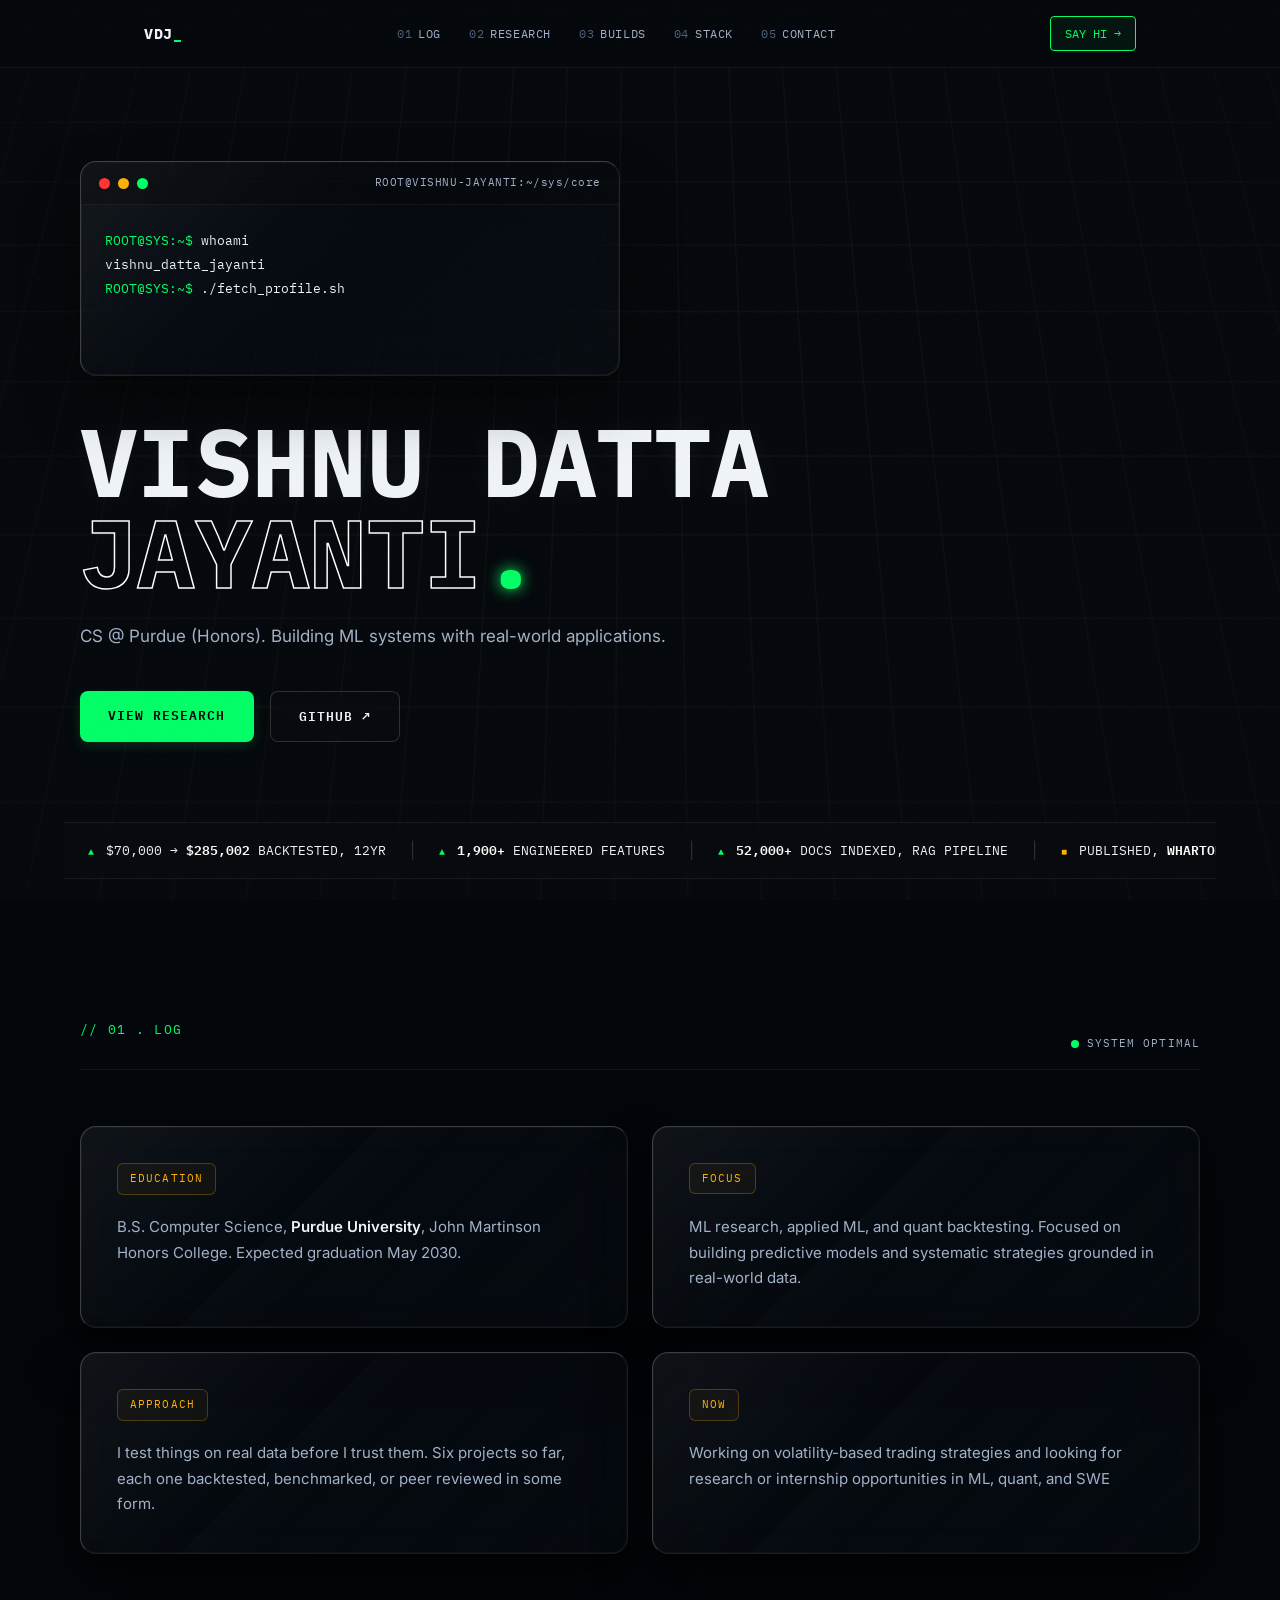
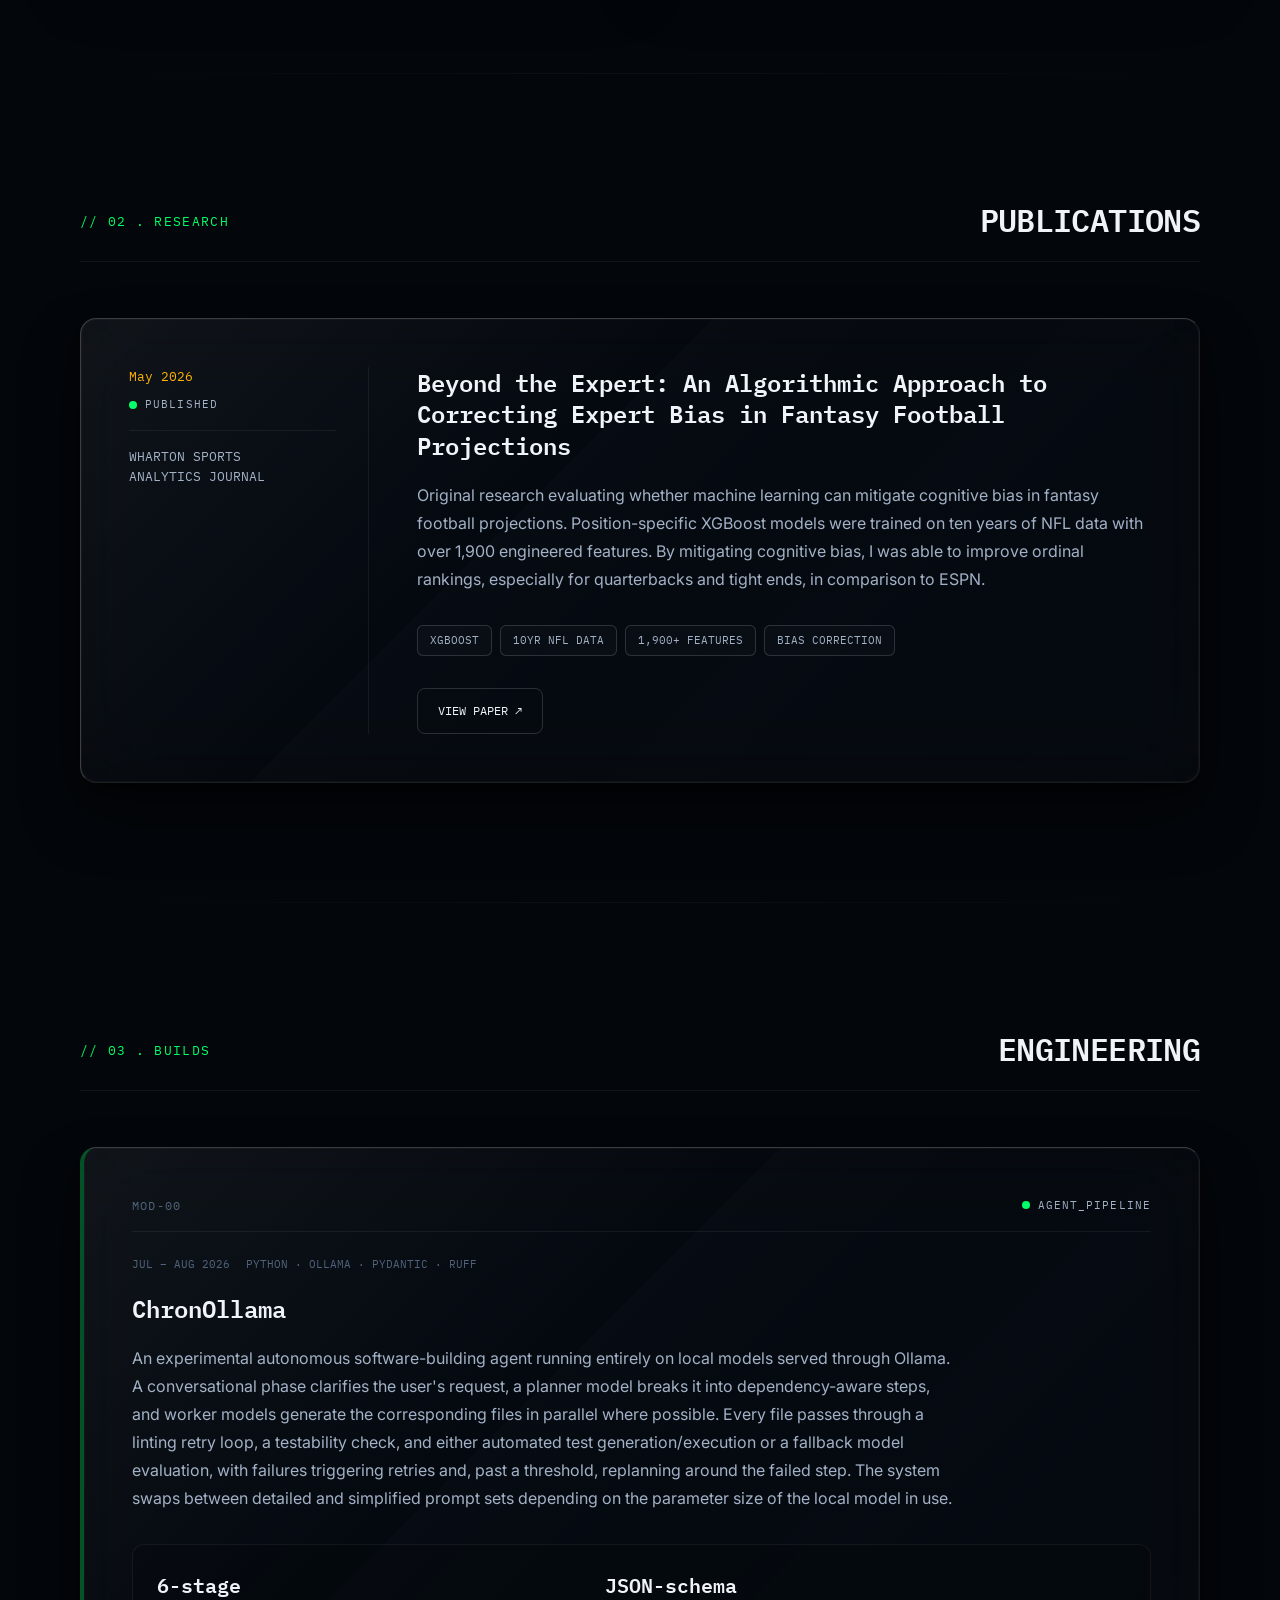
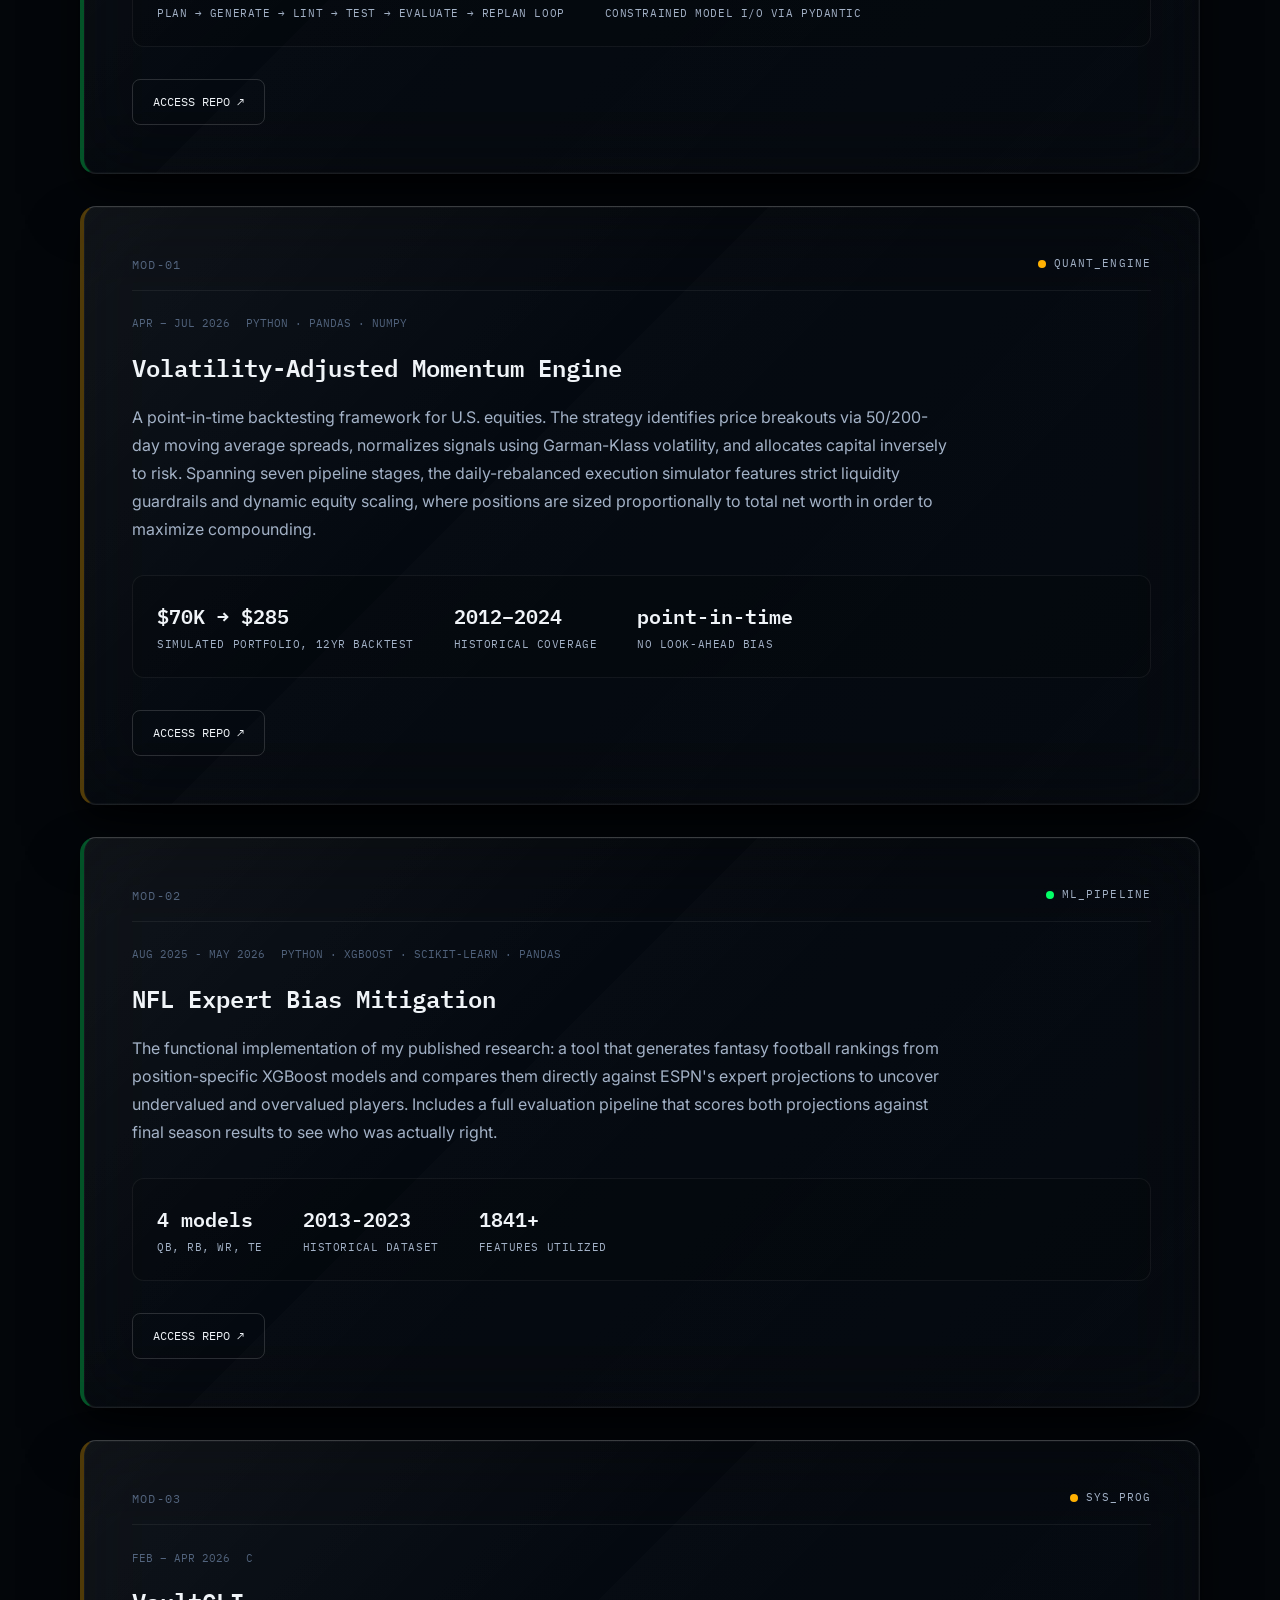
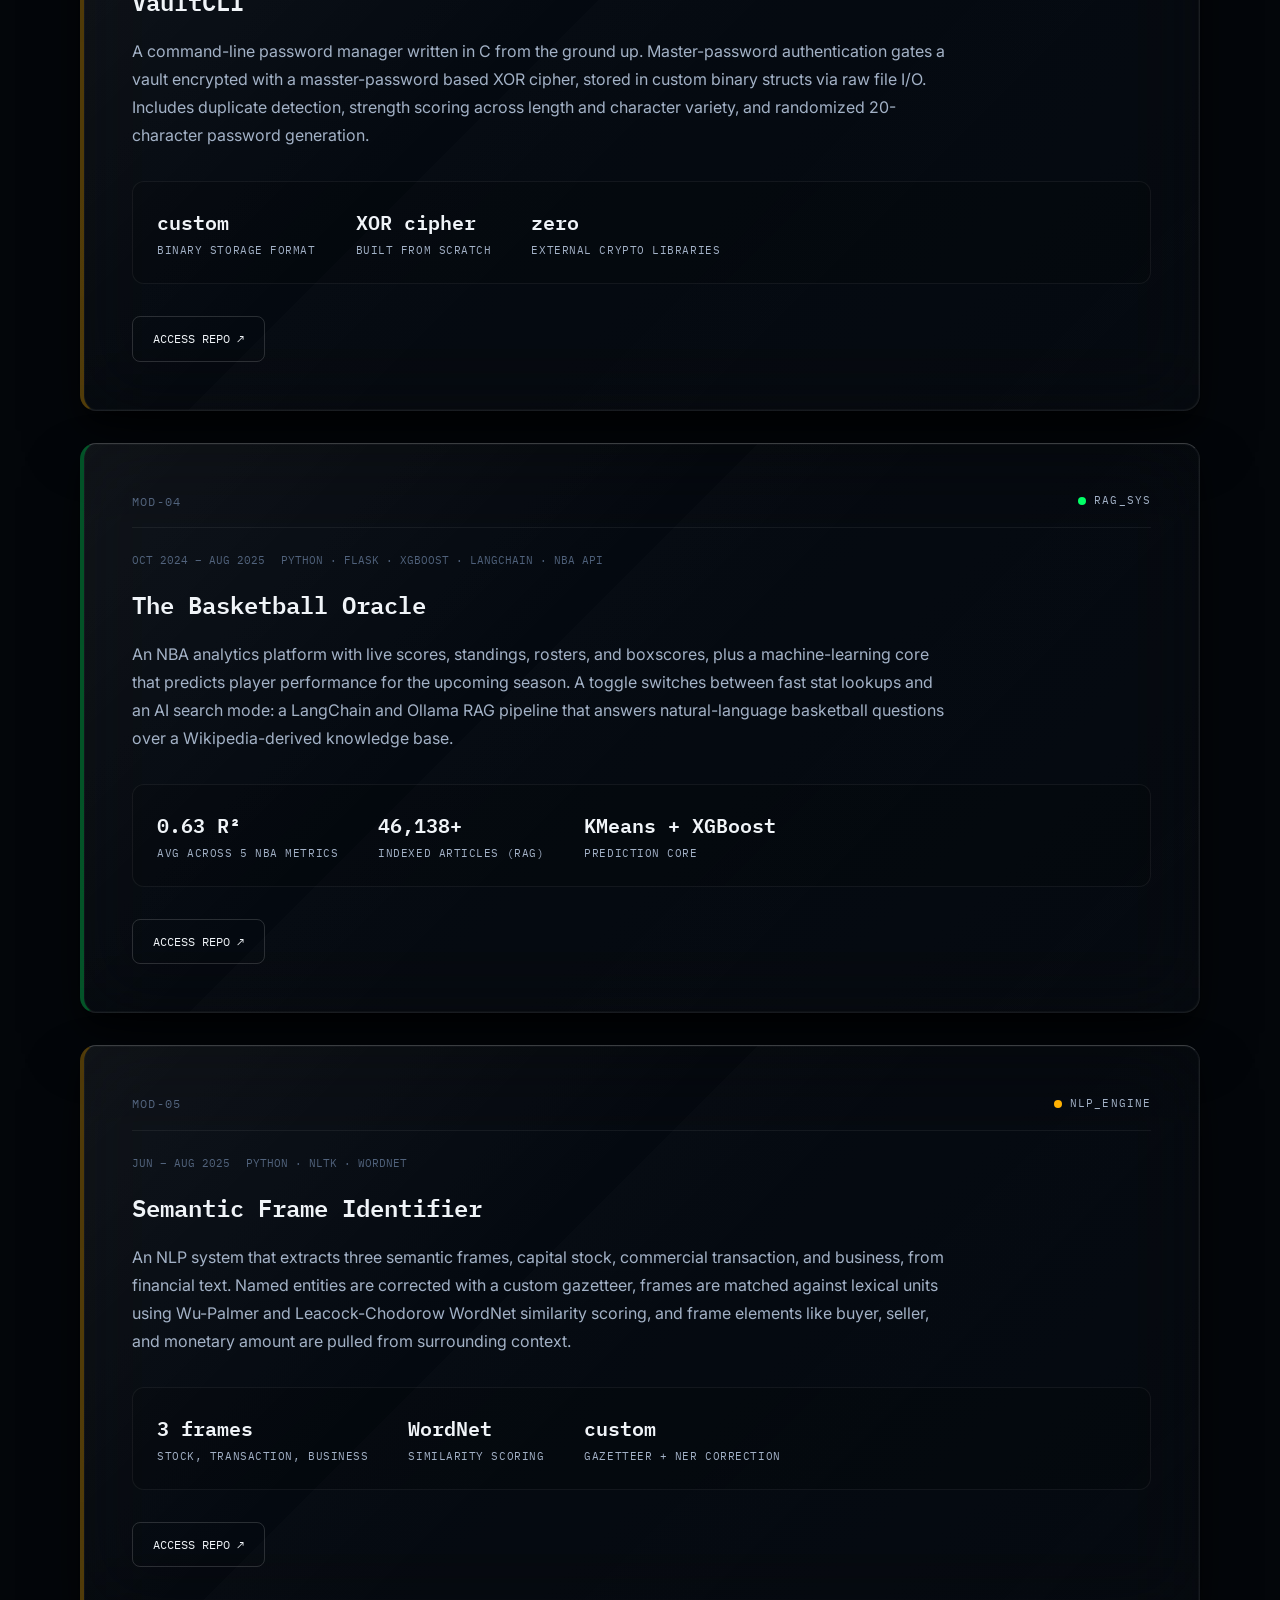
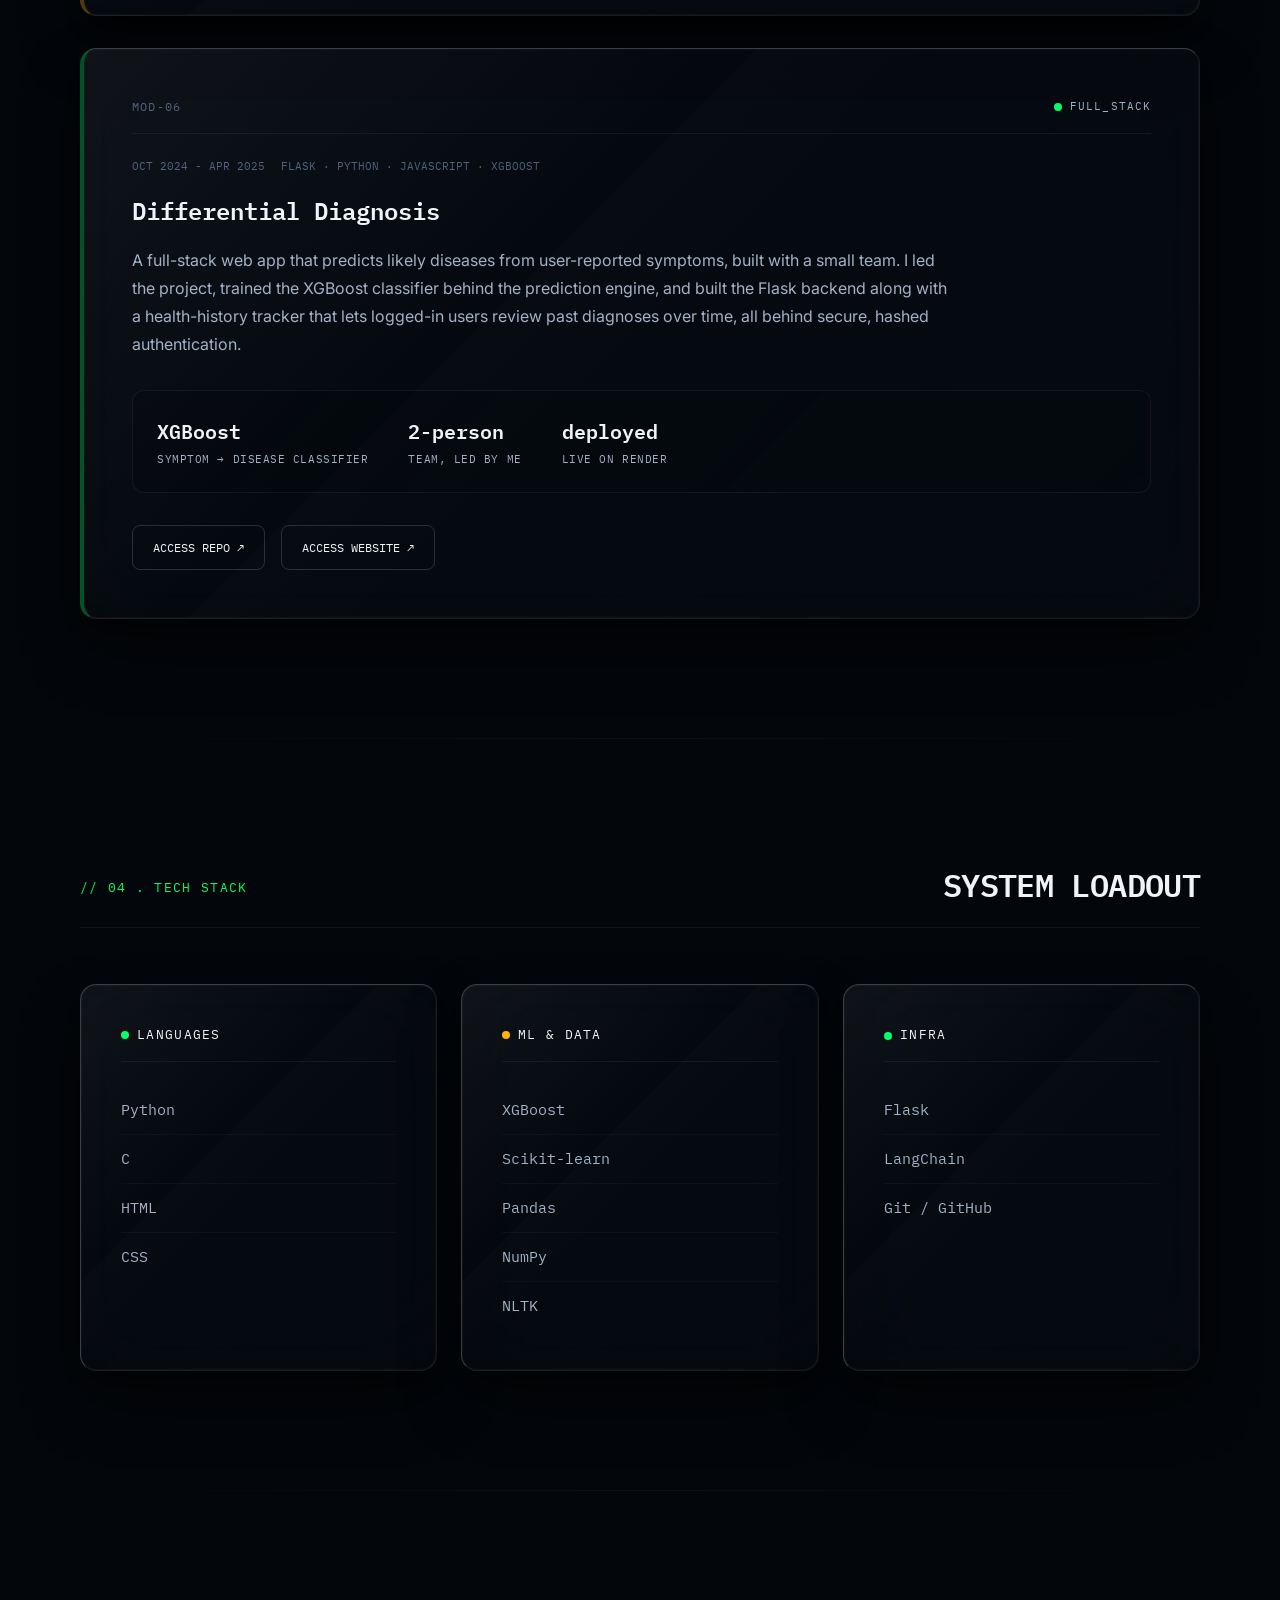
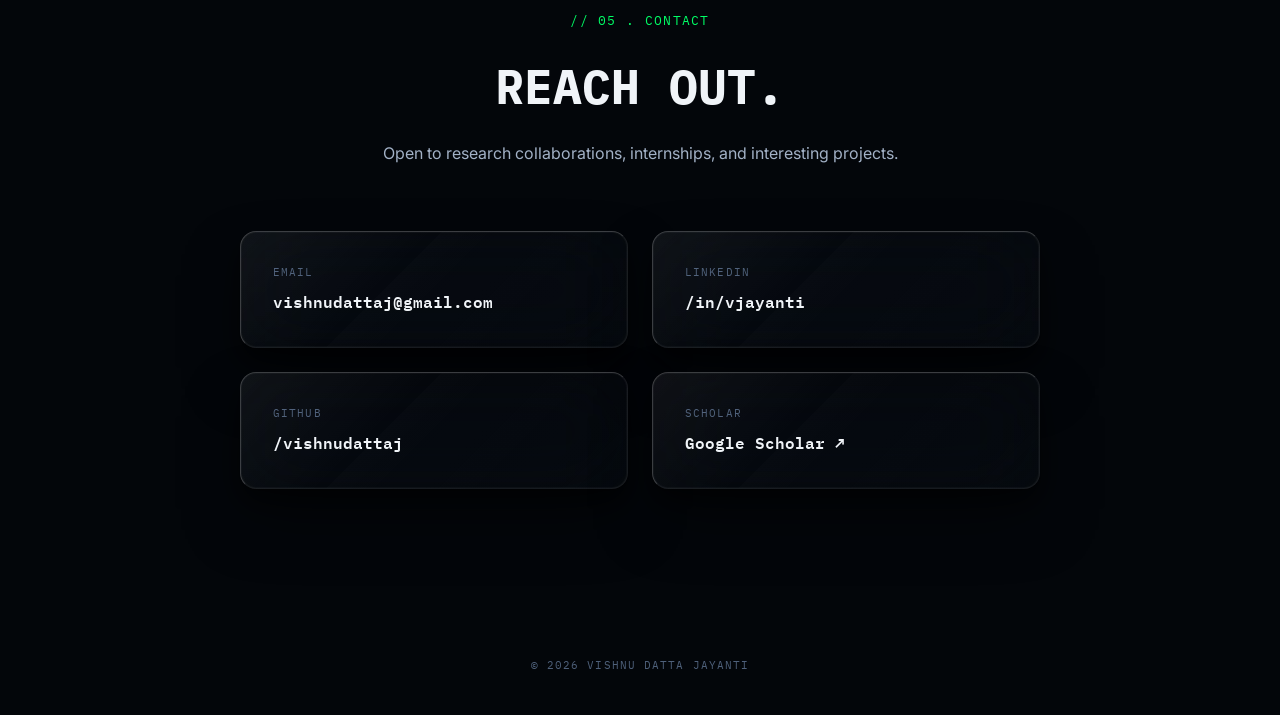
<file: index.html>
<!DOCTYPE html>
<html lang="en">
<head>
<meta charset="UTF-8">
<meta name="viewport" content="width=device-width, initial-scale=1.0">
<title>Vishnu Jayanti - Portfolio</title>
<meta name="description" content="Vishnu Datta Jayanti, Computer Science at Purdue University. ML research, applied ML, and quant backtesting projects">
<link rel="preconnect" href="https://fonts.googleapis.com">
<link rel="preconnect" href="https://fonts.gstatic.com" crossorigin>
<link href="https://fonts.googleapis.com/css2?family=IBM+Plex+Mono:wght@400;500;600;700&family=Inter:wght@400;500;600;700;800&display=swap" rel="stylesheet">
<link rel="stylesheet" href="style.css">
</head>
<body>

<div class="grain"></div>
<div class="scanline"></div>

<nav class="nav" id="nav">
  <div class="nav-inner">
    <a href="#top" class="nav-logo">VDJ<span class="cursor">_</span></a>
    <div class="nav-links">
      <a href="#log"><span class="nav-num">01</span>log</a>
      <a href="#research"><span class="nav-num">02</span>research</a>
      <a href="#projects"><span class="nav-num">03</span>builds</a>
      <a href="#stack"><span class="nav-num">04</span>stack</a>
      <a href="#contact"><span class="nav-num">05</span>contact</a>
    </div>
    <a class="nav-cta" href="mailto:vishnudattaj@gmail.com">say hi →</a>
  </div>
</nav>

<header class="hero" id="top">
  <div class="hero-bg">
    <div class="grid-field"></div>
    <div class="grid-spotlight" id="gridSpotlight"></div>
  </div>
  <div class="hero-inner">
    <div class="terminal-block" aria-hidden="true">
      <div class="term-bar">
        <div class="term-dots">
            <span class="dot red"></span><span class="dot amber"></span><span class="dot green"></span>
        </div>
        <span class="term-path">ROOT@VISHNU-JAYANTI:~/sys/core</span>
      </div>
      <div class="term-body" id="termBody"></div>
    </div>

    <h1 class="hero-name">
      <span class="line1">Vishnu Datta</span>
      <span class="line2">Jayanti<span class="blip">.</span></span>
    </h1>
    <p class="hero-tag">
      CS @ Purdue (Honors). Building ML systems with real-world applications. 
    </p>
    <div class="hero-actions">
      <a href="#research" class="btn btn-primary">view research</a>
      <a href="https://github.com/vishnudattaj" target="_blank" rel="noopener" class="btn btn-ghost">github ↗</a>
    </div>
  </div>

  <div class="ticker-wrap" aria-hidden="true">
    <div class="ticker-track">
      <span class="ticker-item"><span class="ticker-arr up">▲</span> $70,000 → <b>$285,002</b> backtested, 12yr</span>
      <span class="ticker-sep">|</span>
      <span class="ticker-item"><span class="ticker-arr up">▲</span> <b>1,900+</b> engineered features</span>
      <span class="ticker-sep">|</span>
      <span class="ticker-item"><span class="ticker-arr up">▲</span> <b>52,000+</b> docs indexed, RAG pipeline</span>
      <span class="ticker-sep">|</span>
      <span class="ticker-item"><span class="ticker-arr check">■</span> Published, <b>Wharton Sports Analytics Journal</b></span>
      <span class="ticker-sep">|</span>
      <span class="ticker-item"><span class="ticker-arr check">■</span> <b>6</b> completed end-to-end projects</span>
      <span class="ticker-sep">|</span>
      <span class="ticker-item"><span class="ticker-arr up">▲</span> $70,000 → <b>$285,002</b> backtested, 12yr</span>
      <span class="ticker-sep">|</span>
      <span class="ticker-item"><span class="ticker-arr up">▲</span> <b>1,900+</b> engineered features</span>
      <span class="ticker-sep">|</span>
      <span class="ticker-item"><span class="ticker-arr up">▲</span> <b>52,000+</b> docs indexed, RAG pipeline</span>
      <span class="ticker-sep">|</span>
      <span class="ticker-item"><span class="ticker-arr check">■</span> Published, <b>Wharton Sports Analytics Journal</b></span>
      <span class="ticker-sep">|</span>
      <span class="ticker-item"><span class="ticker-arr check">■</span> <b>6</b> completed end-to-end projects</span>
      <span class="ticker-sep">|</span>
    </div>
  </div>
</header>

<main>

  <section class="section log" id="log">
    <div class="section-inner">
      <div class="section-header">
        <p class="eyebrow">// 01 . LOG</p>
        <div class="status-indicator"><span class="pulse green"></span> SYSTEM OPTIMAL</div>
      </div>
      <div class="log-grid">
        <div class="glass-panel log-entry reveal">
          <span class="log-tag">education</span>
          <p>B.S. Computer Science, <strong>Purdue University</strong>, John Martinson Honors College. Expected graduation May 2030.</p>
        </div>
        <div class="glass-panel log-entry reveal" style="transition-delay: 0.1s">
          <span class="log-tag">focus</span>
          <p>ML research, applied ML, and quant backtesting. Focused on building predictive models and systematic strategies grounded in real-world data.</p>
        </div>
        <div class="glass-panel log-entry reveal" style="transition-delay: 0.2s">
          <span class="log-tag">approach</span>
          <p>I test things on real data before I trust them. Six projects so far, each one backtested, benchmarked, or peer reviewed in some form.</p>
        </div>
        <div class="glass-panel log-entry reveal" style="transition-delay: 0.3s">
          <span class="log-tag">now</span>
          <p>Working on volatility-based trading strategies and looking for research or internship opportunities in ML, quant, and SWE</p>
        </div>
      </div>
    </div>
  </section>

  <section class="section research" id="research">
    <div class="section-inner">
      <div class="section-header">
        <p class="eyebrow">// 02 . RESEARCH</p>
        <h2 class="section-title">Publications</h2>
      </div>

      <div class="glass-panel paper-card reveal">
        <div class="paper-left">
          <div class="paper-meta-top">
            <span class="paper-date">May 2026</span>
            <div class="status-indicator"><span class="pulse green"></span> PUBLISHED</div>
          </div>
          <span class="paper-journal">Wharton Sports<br>Analytics Journal</span>
        </div>
        <div class="paper-right">
          <h3 class="paper-title">Beyond the Expert: An Algorithmic Approach to Correcting Expert Bias in Fantasy Football Projections</h3>
          <p class="paper-desc">
            Original research evaluating whether machine learning can mitigate cognitive bias in fantasy football
            projections. Position-specific XGBoost models were trained on ten years of NFL data with over 1,900
            engineered features. By mitigating cognitive bias, I was able to improve ordinal rankings, especially
            for quarterbacks and tight ends, in comparison to ESPN.
          </p>
          <div class="paper-tags">
            <span class="tag">XGBoost</span>
            <span class="tag">10yr NFL data</span>
            <span class="tag">1,900+ features</span>
            <span class="tag">bias correction</span>
          </div>
          <a class="project-link" href="https://wsb.wharton.upenn.edu/wharton-sports-analytics-journal/2026-spring-edition/#Jayanti" target="_blank" rel="noopener">VIEW PAPER ↗</a>
        </div>
      </div>
    </div>
  </section>

  <section class="section projects" id="projects">
    <div class="section-inner">
      <div class="section-header">
        <p class="eyebrow">// 03 . BUILDS</p>
        <h2 class="section-title">Engineering</h2>
      </div>

      <div class="project-grid">

        <article class="glass-panel project reveal" data-accent="green">
          <div class="module-header">
            <span class="module-id">MOD-00</span>
            <div class="status-indicator"><span class="pulse green"></span> AGENT_PIPELINE</div>
          </div>
          <div class="project-content">
            <div class="project-meta">
              <span class="project-date">Jul – Aug 2026</span>
              <span class="project-stack">Python · Ollama · Pydantic · Ruff</span>
            </div>
            <h3 class="project-title">ChronOllama</h3>
            <p class="project-desc">
              An experimental autonomous software-building agent running entirely on local models served through
              Ollama. A conversational phase clarifies the user's request, a planner model breaks it into
              dependency-aware steps, and worker models generate the corresponding files in parallel where
              possible. Every file passes through a linting retry loop, a testability check, and either automated
              test generation/execution or a fallback model evaluation, with failures triggering retries and, past
              a threshold, replanning around the failed step. The system swaps between detailed and simplified prompt sets depending on the
              parameter size of the local model in use.
            </p>
            <div class="project-stats">
              <div class="stat"><span class="stat-val">6-stage</span><span class="stat-label">plan → generate → lint → test → evaluate → replan loop</span></div>
              <div class="stat"><span class="stat-val">JSON-schema</span><span class="stat-label">constrained model I/O via Pydantic</span></div>
            </div>
            <a class="project-link" href="https://github.com/vishnudattaj/ChronOllama" target="_blank" rel="noopener">ACCESS REPO ↗</a>
          </div>
        </article>

        <article class="glass-panel project reveal" data-accent="amber" style="transition-delay: 0.1s">
          <div class="module-header">
            <span class="module-id">MOD-01</span>
            <div class="status-indicator"><span class="pulse amber"></span> QUANT_ENGINE</div>
          </div>
          <div class="project-content">
            <div class="project-meta">
              <span class="project-date">Apr – Jul 2026</span>
              <span class="project-stack">Python · Pandas · NumPy</span>
            </div>
            <h3 class="project-title">Volatility-Adjusted Momentum Engine</h3>
            <p class="project-desc">
              A point-in-time backtesting framework for U.S. equities. The strategy identifies price breakouts via 50/200-day moving average spreads, normalizes signals using Garman-Klass volatility, and allocates capital inversely to risk. Spanning seven pipeline stages, the daily-rebalanced execution simulator features strict liquidity guardrails and dynamic equity scaling, where positions are sized proportionally to total net worth in order to maximize compounding.
            </p>
            <div class="project-stats">
              <div class="stat"><span class="stat-val">$70K → $285</span><span class="stat-label">simulated portfolio, 12yr backtest</span></div>
              <div class="stat"><span class="stat-val">2012–2024</span><span class="stat-label">historical coverage</span></div>
              <div class="stat"><span class="stat-val">point-in-time</span><span class="stat-label">no look-ahead bias</span></div>
            </div>
            <a class="project-link" href="https://github.com/vishnudattaj/Volatility-Adjusted-Momentum-Engine" target="_blank" rel="noopener">ACCESS REPO ↗</a>
          </div>
        </article>

        <article class="glass-panel project reveal" data-accent="green" style="transition-delay: 0.1s">
          <div class="module-header">
            <span class="module-id">MOD-02</span>
            <div class="status-indicator"><span class="pulse green"></span> ML_PIPELINE</div>
          </div>
          <div class="project-content">
            <div class="project-meta">
              <span class="project-date">Aug 2025 - May 2026</span>
              <span class="project-stack">Python · XGBoost · scikit-learn · Pandas</span>
            </div>
            <h3 class="project-title">NFL Expert Bias Mitigation</h3>
            <p class="project-desc">
              The functional implementation of my published research: a tool that generates fantasy football
              rankings from position-specific XGBoost models and compares them directly against ESPN's expert
              projections to uncover undervalued and overvalued players. Includes a full evaluation pipeline that
              scores both projections against final season results to see who was actually right.
            </p>
            <div class="project-stats">
              <div class="stat"><span class="stat-val">4 models</span><span class="stat-label">QB, RB, WR, TE</span></div>
              <div class="stat"><span class="stat-val">2013-2023</span><span class="stat-label">historical dataset</span></div>
              <div class="stat"><span class="stat-val">1900+</span><span class="stat-label">features utilized</span></div>
            </div>
            <a class="project-link" href="https://github.com/vishnudattaj/NFL-Expert-Bias-Mitigation" target="_blank" rel="noopener">ACCESS REPO ↗</a>
          </div>
        </article>
        
        <article class="glass-panel project reveal" data-accent="amber">
          <div class="module-header">
            <span class="module-id">MOD-03</span>
            <div class="status-indicator"><span class="pulse amber"></span> SYS_PROG</div>
          </div>
          <div class="project-content">
            <div class="project-meta">
              <span class="project-date">Feb – Apr 2026</span>
              <span class="project-stack">C</span>
            </div>
            <h3 class="project-title">VaultCLI</h3>
            <p class="project-desc">
              A command-line password manager written in C from the ground up. Master-password authentication
              gates a vault encrypted with a masster-password based XOR cipher, stored in custom binary structs via raw
              file I/O. Includes duplicate detection, strength scoring across length and character variety, and
              randomized 20-character password generation.
            </p>
            <div class="project-stats">
              <div class="stat"><span class="stat-val">custom</span><span class="stat-label">binary storage format</span></div>
              <div class="stat"><span class="stat-val">XOR cipher</span><span class="stat-label">built from scratch</span></div>
              <div class="stat"><span class="stat-val">zero</span><span class="stat-label">external crypto libraries</span></div>
            </div>
            <a class="project-link" href="https://github.com/vishnudattaj/VaultCLI" target="_blank" rel="noopener">ACCESS REPO ↗</a>
          </div>
        </article>

        <article class="glass-panel project reveal" data-accent="green" style="transition-delay: 0.1s">
          <div class="module-header">
            <span class="module-id">MOD-04</span>
            <div class="status-indicator"><span class="pulse green"></span> RAG_SYS</div>
          </div>
          <div class="project-content">
            <div class="project-meta">
              <span class="project-date">Oct 2024 – Aug 2025</span>
              <span class="project-stack">Python · Flask · XGBoost · LangChain · NBA API</span>
            </div>
            <h3 class="project-title">The Basketball Oracle</h3>
            <p class="project-desc">
              An NBA analytics platform with live scores, standings, rosters, and boxscores, plus a
              machine-learning core that predicts player performance for the upcoming season. A toggle switches
              between fast stat lookups and an AI search mode: a LangChain and Ollama RAG pipeline that answers
              natural-language basketball questions over a Wikipedia-derived knowledge base.
            </p>
            <div class="project-stats">
              <div class="stat"><span class="stat-val">0.71 R²</span><span class="stat-label">avg across 5 NBA metrics</span></div>
              <div class="stat"><span class="stat-val">52,000+</span><span class="stat-label">indexed articles (RAG)</span></div>
              <div class="stat"><span class="stat-val">KMeans + XGBoost</span><span class="stat-label">prediction core</span></div>
            </div>
            <a class="project-link" href="https://github.com/vishnudattaj/The-Basketball-Oracle" target="_blank" rel="noopener">ACCESS REPO ↗</a>
          </div>
        </article>

        <article class="glass-panel project reveal" data-accent="amber">
          <div class="module-header">
            <span class="module-id">MOD-05</span>
            <div class="status-indicator"><span class="pulse amber"></span> NLP_ENGINE</div>
          </div>
          <div class="project-content">
            <div class="project-meta">
              <span class="project-date">Jun – Aug 2025</span>
              <span class="project-stack">Python · NLTK · WordNet</span>
            </div>
            <h3 class="project-title">Semantic Frame Identifier</h3>
            <p class="project-desc">
              An NLP system that extracts three semantic frames, capital stock, commercial transaction, and
              business, from financial text. Named entities are corrected with a custom gazetteer, frames are
              matched against lexical units using Wu-Palmer and Leacock-Chodorow WordNet similarity scoring, and
              frame elements like buyer, seller, and monetary amount are pulled from surrounding context.
            </p>
            <div class="project-stats">
              <div class="stat"><span class="stat-val">3 frames</span><span class="stat-label">stock, transaction, business</span></div>
              <div class="stat"><span class="stat-val">WordNet</span><span class="stat-label">similarity scoring</span></div>
              <div class="stat"><span class="stat-val">custom</span><span class="stat-label">gazetteer + NER correction</span></div>
            </div>
            <a class="project-link" href="https://github.com/vishnudattaj/Semantic-Frame-Identifier" target="_blank" rel="noopener">ACCESS REPO ↗</a>
          </div>
        </article>

        <article class="glass-panel project reveal" data-accent="green" style="transition-delay: 0.1s">
          <div class="module-header">
            <span class="module-id">MOD-06</span>
            <div class="status-indicator"><span class="pulse green"></span> FULL_STACK</div>
          </div>
          <div class="project-content">
            <div class="project-meta">
              <span class="project-date">Oct 2024 - Apr 2025</span>
              <span class="project-stack">Flask · Python · JavaScript · XGBoost</span>
            </div>
            <h3 class="project-title">Differential Diagnosis</h3>
            <p class="project-desc">
              A full-stack web app that predicts likely diseases from user-reported symptoms, built with a small
              team. I led the project, trained the XGBoost classifier behind the prediction engine, and built the
              Flask backend along with a health-history tracker that lets logged-in users review past diagnoses
              over time, all behind secure, hashed authentication.
            </p>
            <div class="project-stats">
              <div class="stat"><span class="stat-val">XGBoost</span><span class="stat-label">symptom → disease classifier</span></div>
              <div class="stat"><span class="stat-val">3-person</span><span class="stat-label">team, led by me</span></div>
              <div class="stat"><span class="stat-val">deployed</span><span class="stat-label">live on Render</span></div>
            </div>
            <div class="project-links">
              <a class="project-link" href="https://github.com/vishnudattaj/Differential-Diagnosis" target="_blank" rel="noopener">ACCESS REPO ↗</a>
              <a class="project-link" href="https://differential-diagnosis.onrender.com/" target="_blank" rel="noopener">ACCESS WEBSITE ↗</a>
            </div>
          </div>
        </article>

      </div>
    </div>
  </section>

  <section class="section stack" id="stack">
    <div class="section-inner">
      <div class="section-header">
        <p class="eyebrow">// 04 . TECH STACK</p>
        <h2 class="section-title">System Loadout</h2>
      </div>
      
      <div class="stack-grid">
        <div class="glass-panel stack-col reveal">
          <div class="stack-header"><span class="pulse green"></span> LANGUAGES</div>
          <ul>
            <li>Python</li>
            <li>C</li>
            <li>HTML</li>
            <li>CSS</li>
          </ul>
        </div>
        <div class="glass-panel stack-col reveal" style="transition-delay: 0.1s">
          <div class="stack-header"><span class="pulse amber"></span> ML &amp; DATA</div>
          <ul>
            <li>XGBoost</li>
            <li>Scikit-learn</li>
            <li>Pandas</li>
            <li>NumPy</li>
            <li>NLTK</li>
          </ul>
        </div>
        <div class="glass-panel stack-col reveal" style="transition-delay: 0.2s">
          <div class="stack-header"><span class="pulse green"></span> INFRA</div>
          <ul>
            <li>Flask</li>
            <li>LangChain</li>
            <li>Git / GitHub</li>
          </ul>
        </div>
      </div>
    </div>
  </section>

  <section class="section contact" id="contact">
    <div class="section-inner contact-inner">
      <p class="eyebrow">// 05 . CONTACT</p>
      <h2 class="contact-title">Reach Out.</h2>
      <p class="contact-sub">Open to research collaborations, internships, and interesting projects.</p>
      <div class="contact-links reveal">
        <a href="mailto:vishnudattaj@gmail.com" class="glass-panel contact-link">
          <span class="contact-label">EMAIL</span>
          <span class="contact-value">vishnudattaj@gmail.com</span>
        </a>
        <a href="https://linkedin.com/in/vjayanti" target="_blank" rel="noopener" class="glass-panel contact-link">
          <span class="contact-label">LINKEDIN</span>
          <span class="contact-value">/in/vjayanti</span>
        </a>
        <a href="https://github.com/vishnudattaj" target="_blank" rel="noopener" class="glass-panel contact-link">
          <span class="contact-label">GITHUB</span>
          <span class="contact-value">/vishnudattaj</span>
        </a>
        <a href="https://scholar.google.com/citations?hl=en&user=XA1tLwkAAAAJ" target="_blank" rel="noopener" class="glass-panel contact-link">
          <span class="contact-label">SCHOLAR</span>
          <span class="contact-value">Google Scholar ↗</span>
        </a>
      </div>
    </div>
  </section>

</main>

<footer class="footer">
  <span>© 2026 Vishnu Datta Jayanti</span>
</footer>

<script src="script.js"></script>
</body>
</html>
</file>
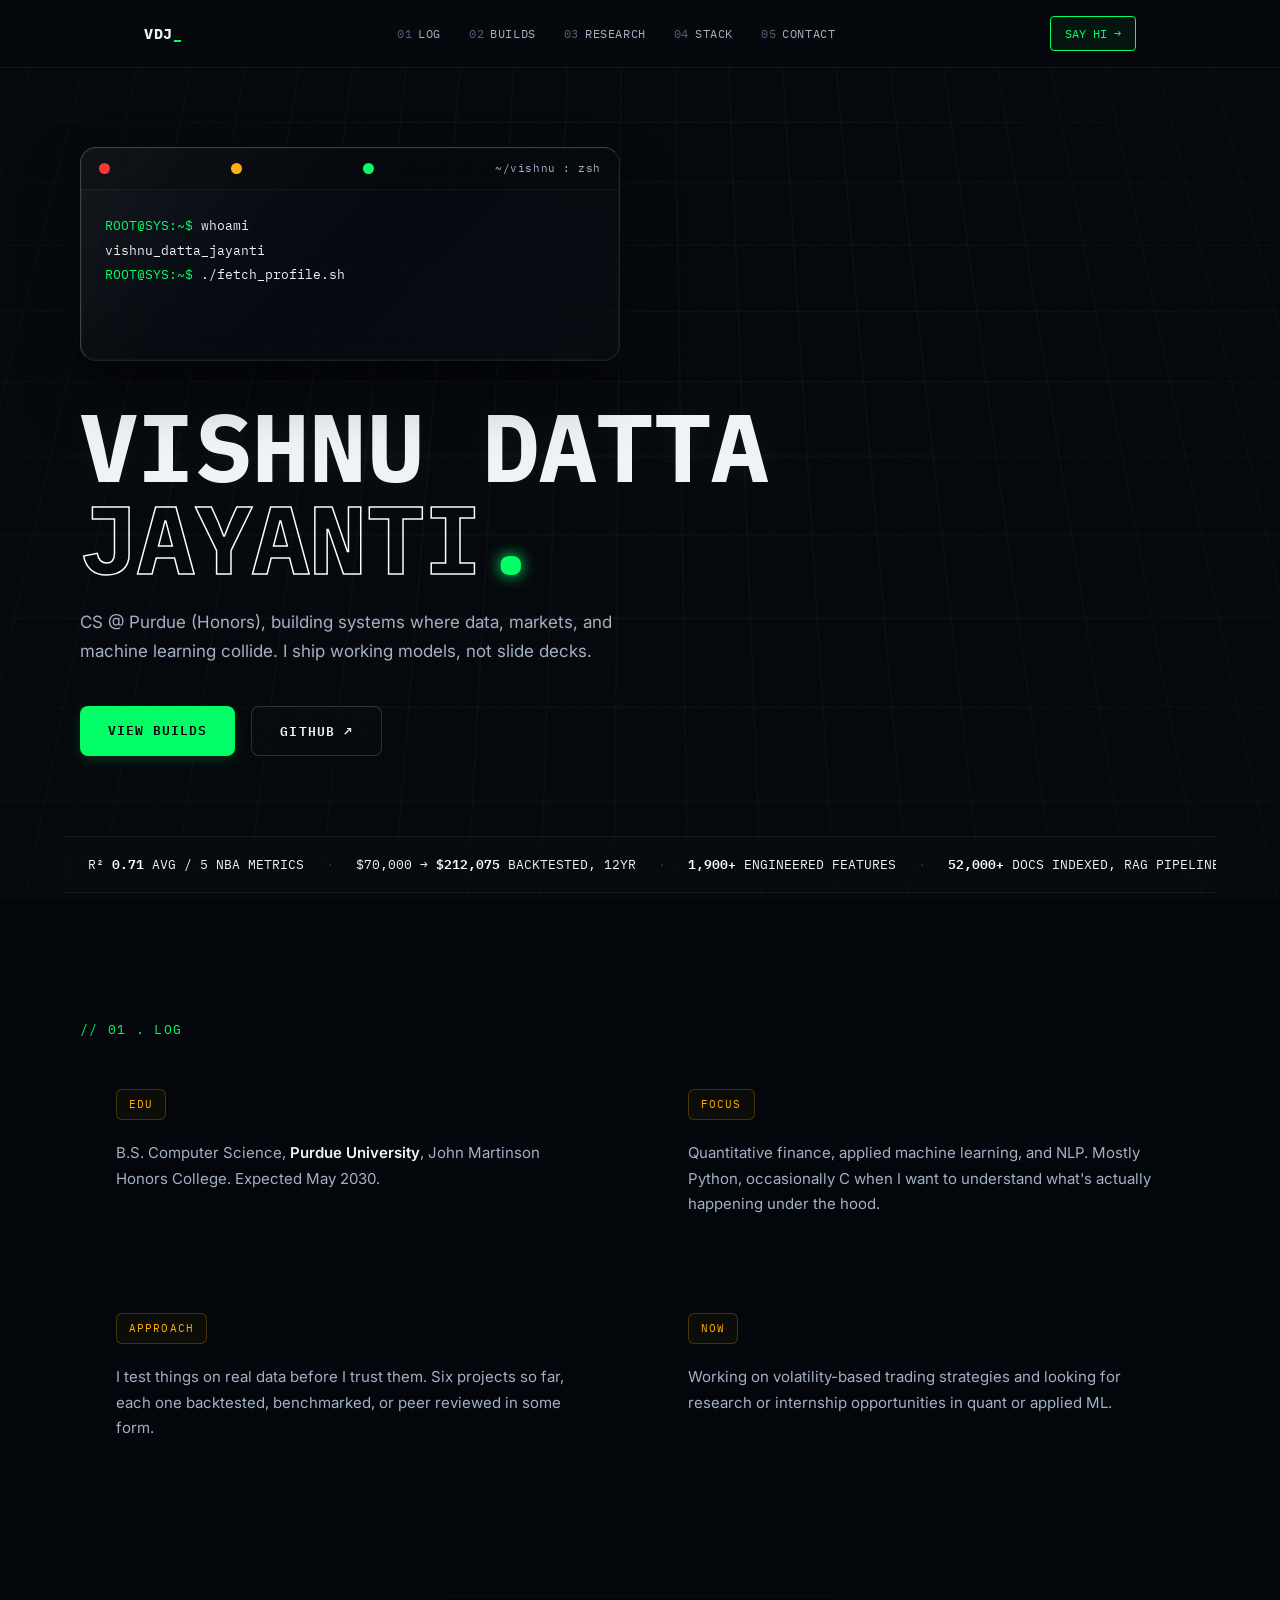
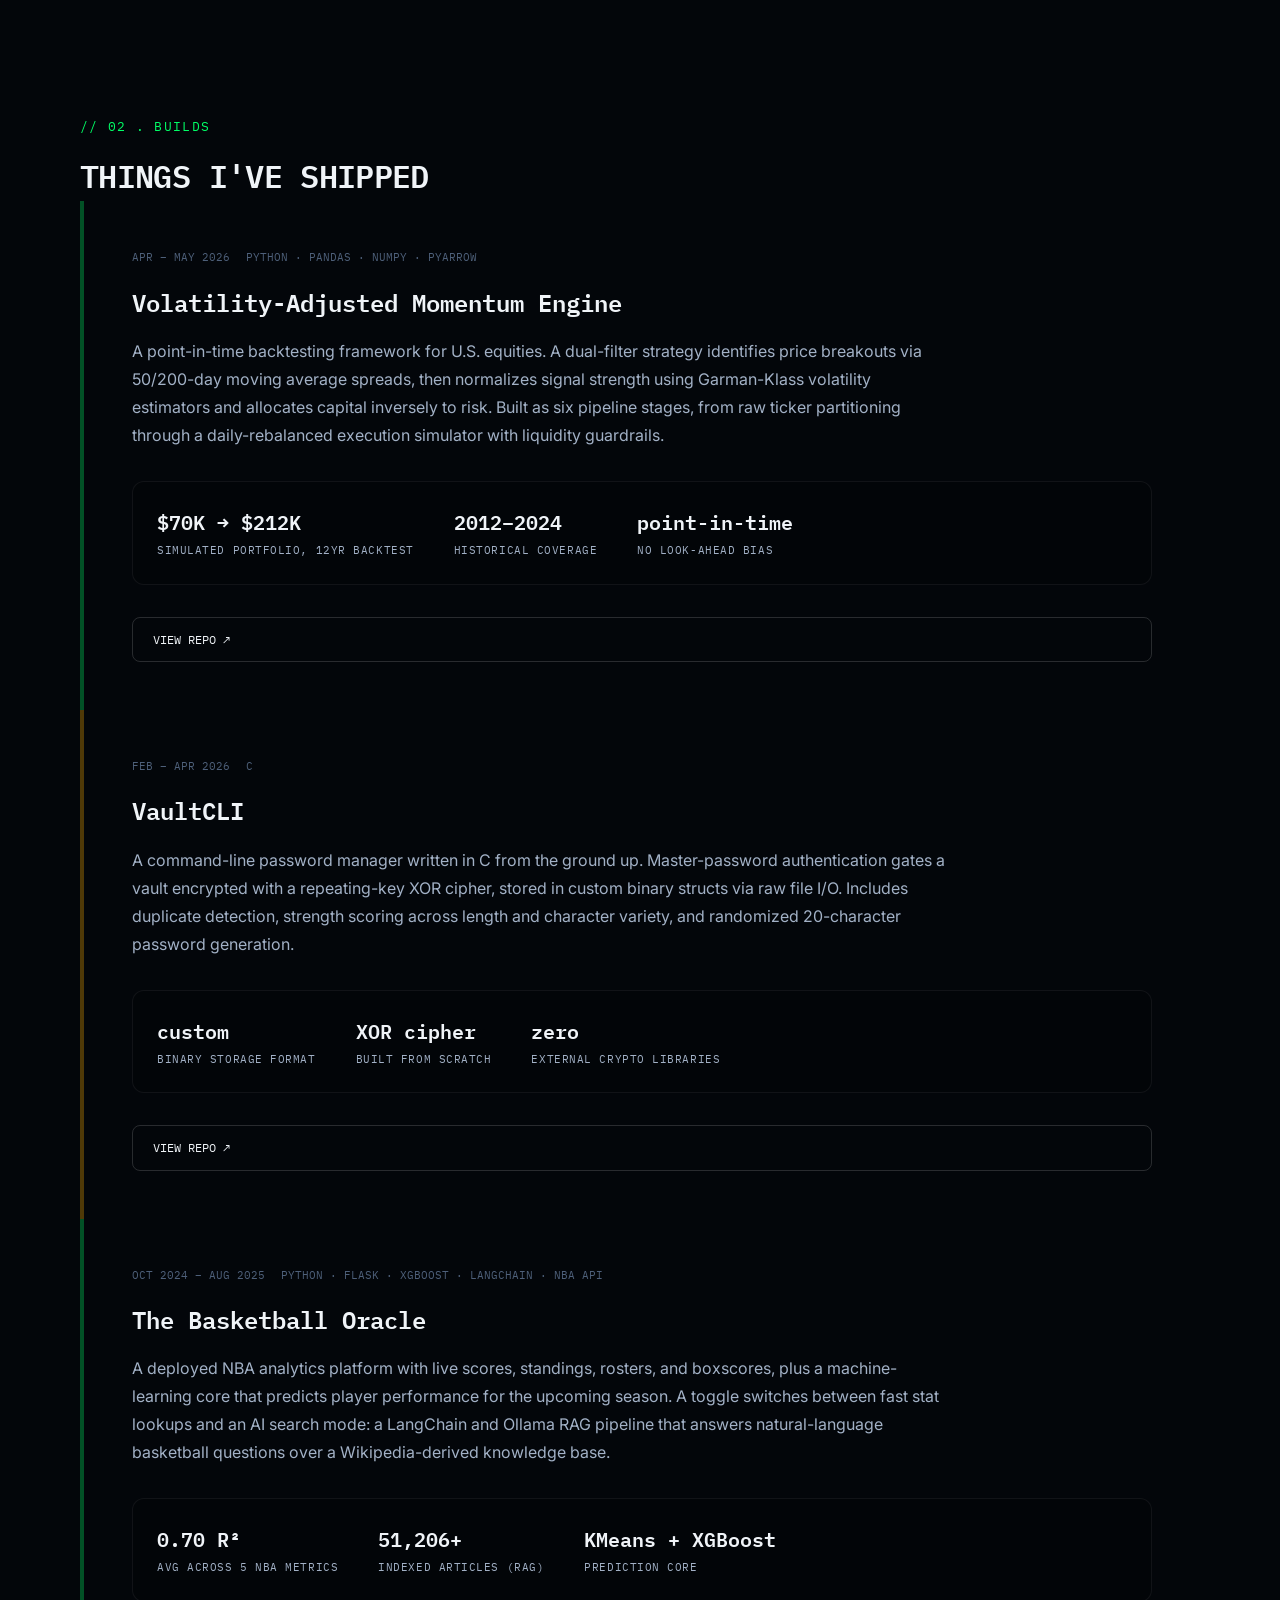
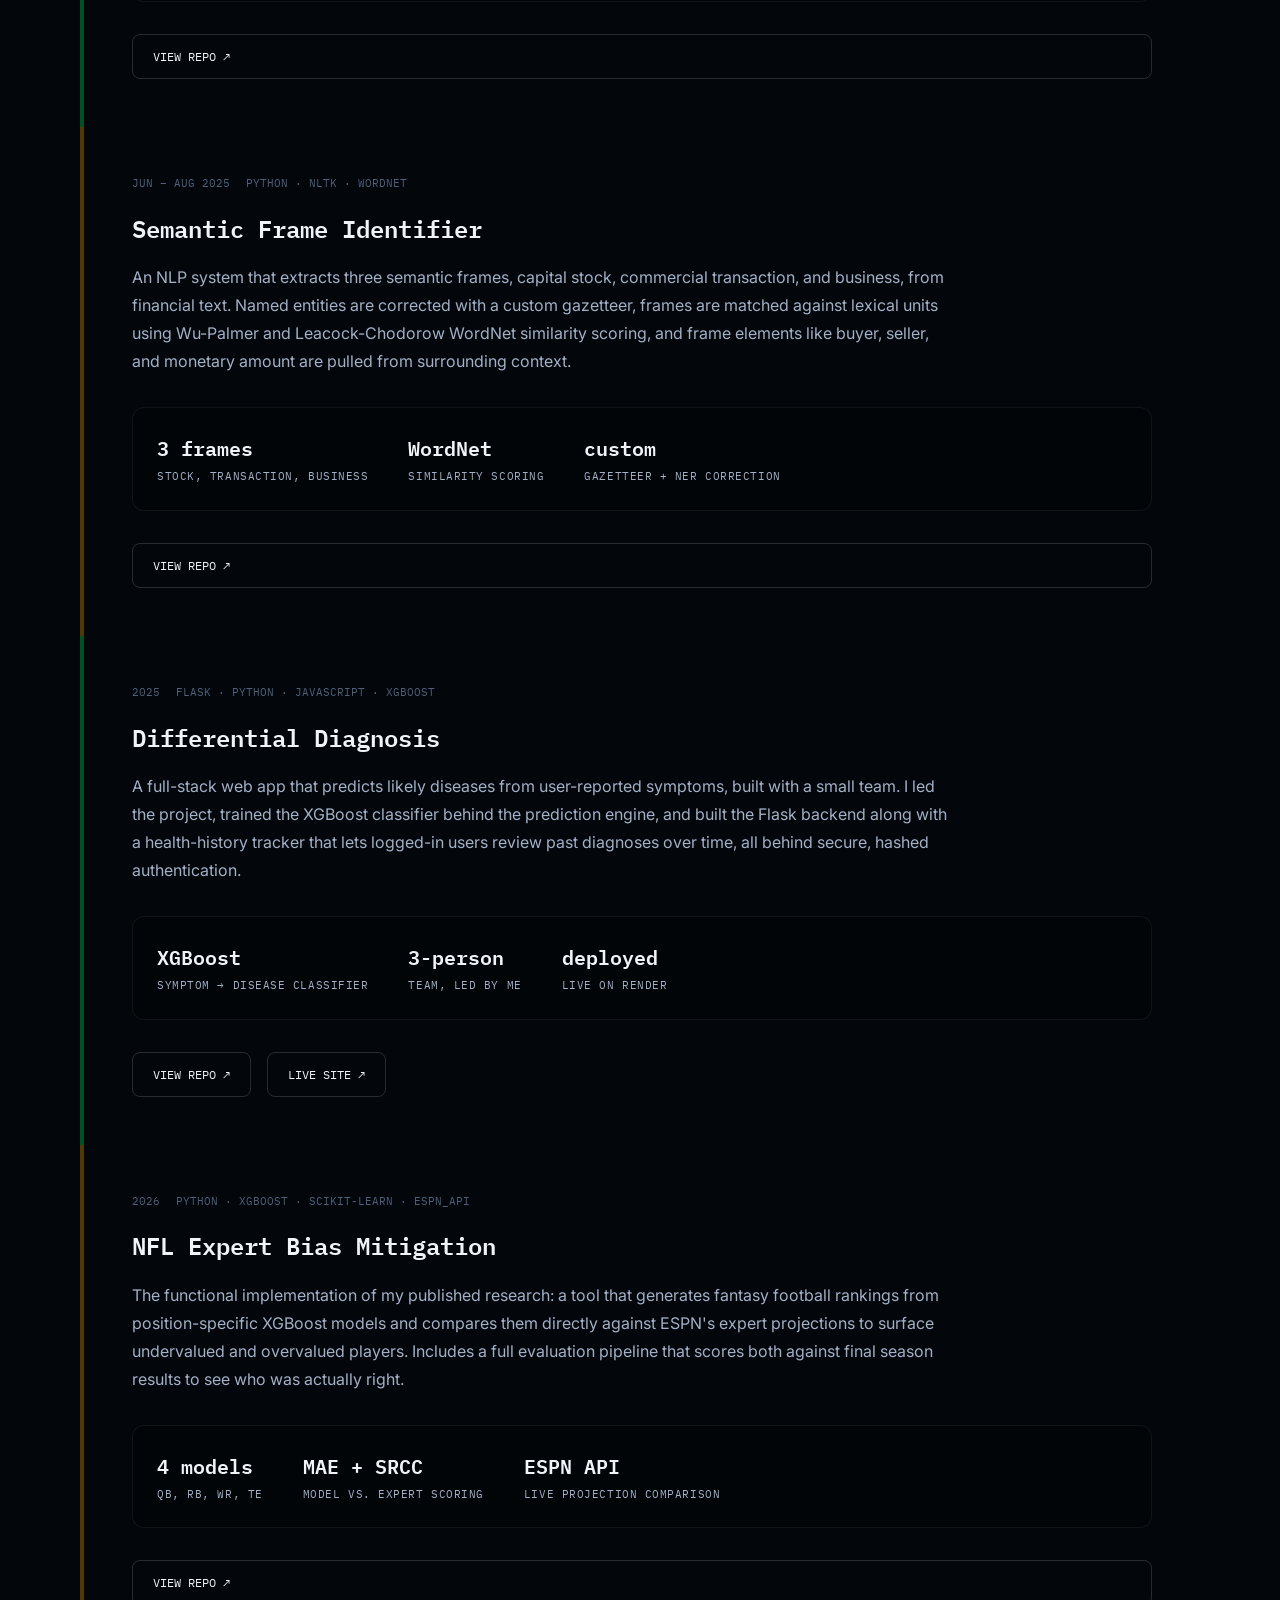
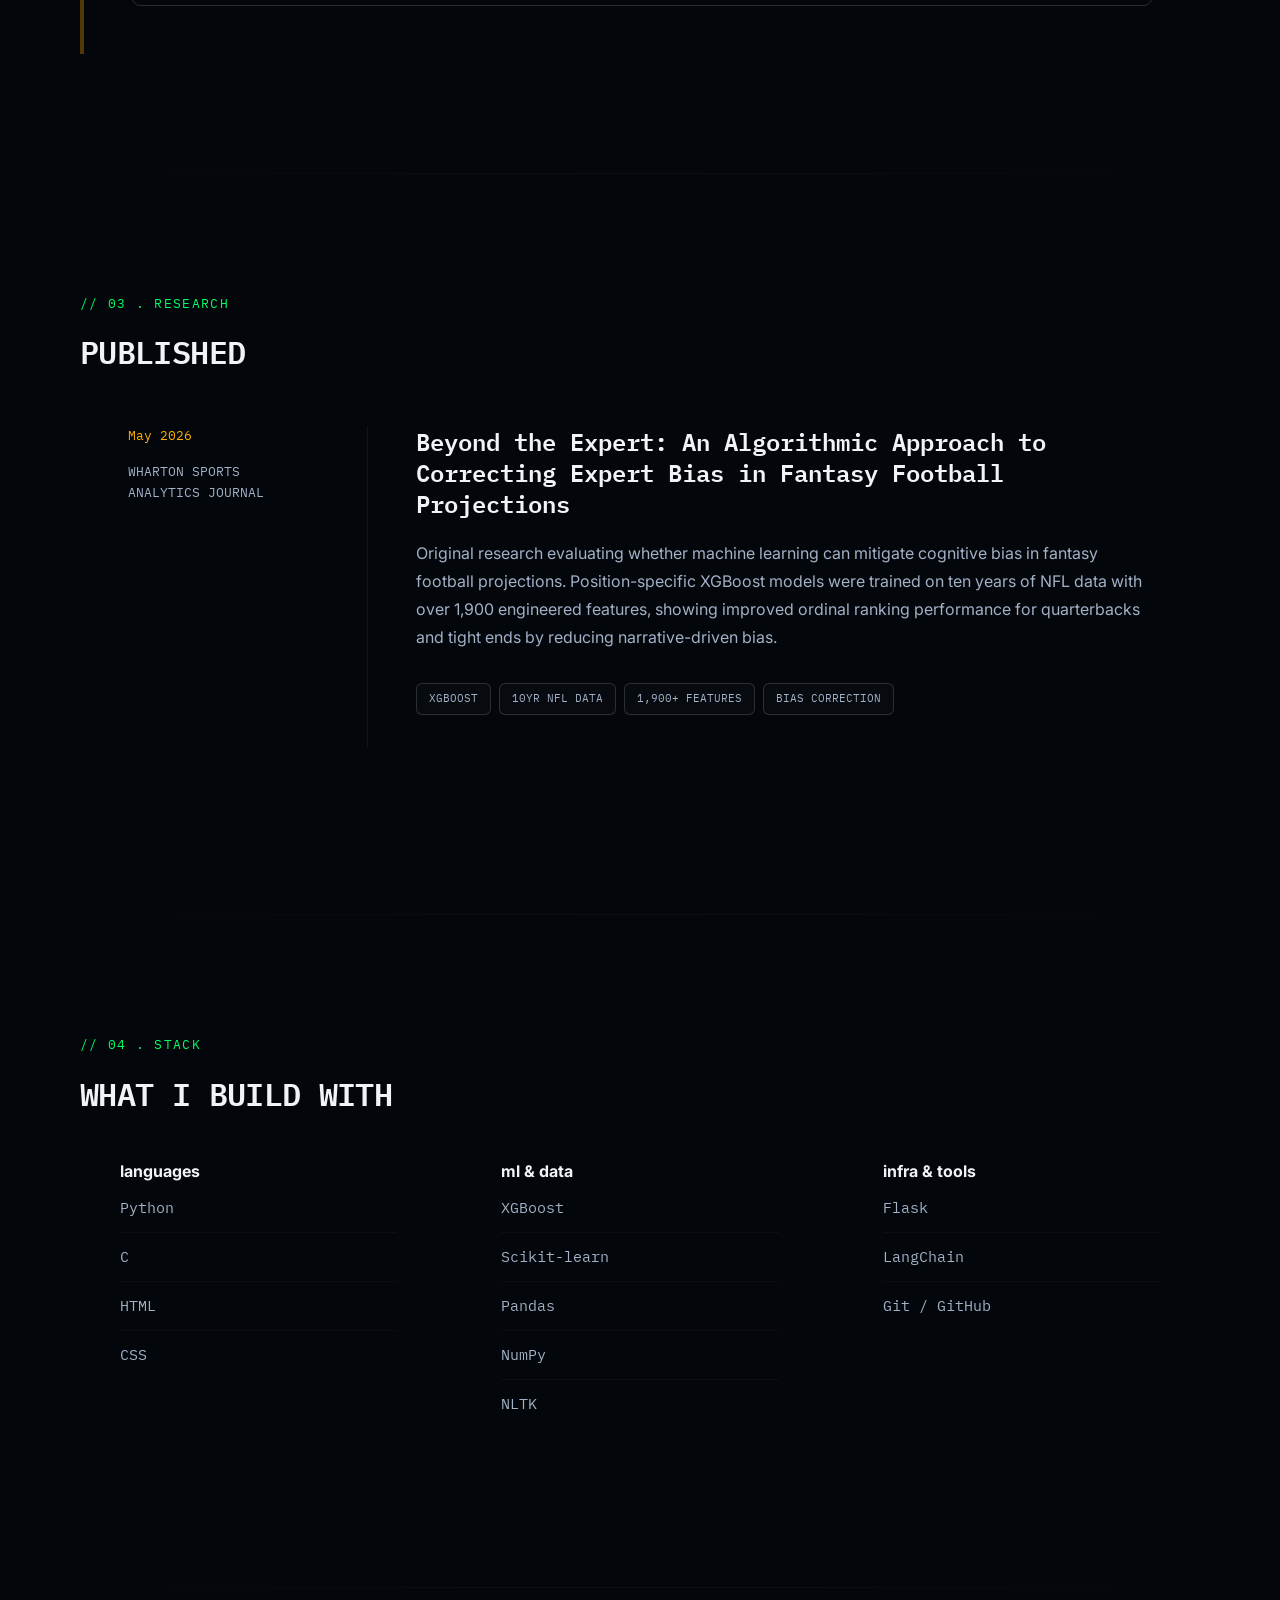
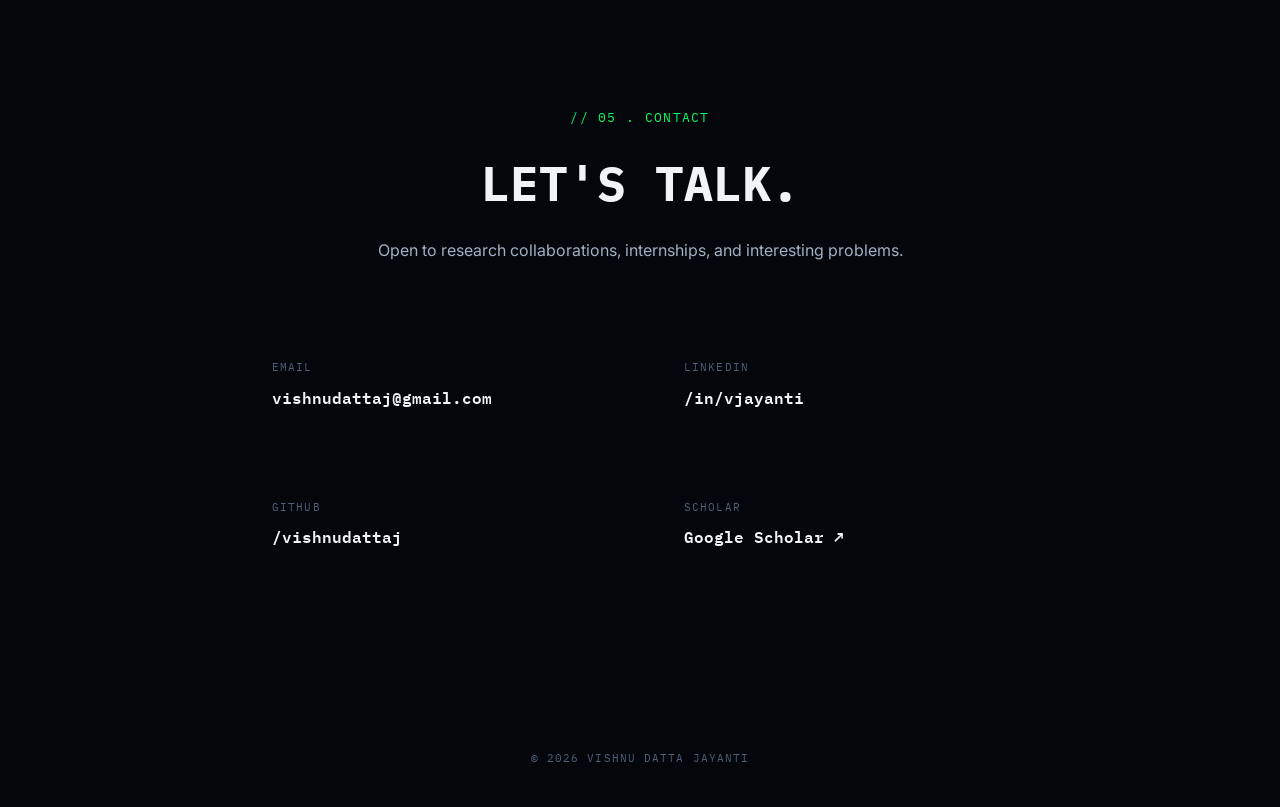
<file: index(1).html>
<!DOCTYPE html>
<html lang="en">
<head>
<meta charset="UTF-8">
<meta name="viewport" content="width=device-width, initial-scale=1.0">
<title>Vishnu Datta Jayanti, Builder and Researcher</title>
<meta name="description" content="Vishnu Datta Jayanti, Computer Science at Purdue University. Quant research, applied ML, and systems projects.">
<link rel="preconnect" href="https://fonts.googleapis.com">
<link rel="preconnect" href="https://fonts.gstatic.com" crossorigin>
<link href="https://fonts.googleapis.com/css2?family=IBM+Plex+Mono:wght@400;500;600;700&family=Inter:wght@400;500;600;700;800&display=swap" rel="stylesheet">
<link rel="stylesheet" href="style.css">
</head>
<body>

<div class="grain"></div>
<div class="scanline"></div>

<!-- NAV -->
<nav class="nav" id="nav">
  <div class="nav-inner">
    <a href="#top" class="nav-logo">VDJ<span class="cursor">_</span></a>
    <div class="nav-links">
      <a href="#log"><span class="nav-num">01</span>log</a>
      <a href="#projects"><span class="nav-num">02</span>builds</a>
      <a href="#research"><span class="nav-num">03</span>research</a>
      <a href="#stack"><span class="nav-num">04</span>stack</a>
      <a href="#contact"><span class="nav-num">05</span>contact</a>
    </div>
    <a class="nav-cta" href="mailto:vishnudattaj@gmail.com">say hi →</a>
  </div>
</nav>

<!-- HERO -->
<header class="hero" id="top">
  <div class="hero-bg">
    <div class="grid-field"></div>
  </div>
  <div class="hero-inner">
    <div class="terminal-block" aria-hidden="true">
      <div class="term-bar">
        <span class="dot red"></span><span class="dot amber"></span><span class="dot green"></span>
        <span class="term-path">~/vishnu : zsh</span>
      </div>
      <div class="term-body" id="termBody"></div>
    </div>

    <h1 class="hero-name">
      <span class="line1">Vishnu Datta</span>
      <span class="line2">Jayanti<span class="blip">.</span></span>
    </h1>
    <p class="hero-tag">
      CS @ Purdue (Honors), building systems where data, markets, and machine learning collide.
      I ship working models, not slide decks.
    </p>
    <div class="hero-actions">
      <a href="#projects" class="btn btn-primary">view builds</a>
      <a href="https://github.com/vishnudattaj" target="_blank" rel="noopener" class="btn btn-ghost">github ↗</a>
    </div>
  </div>

  <!-- ticker -->
  <div class="ticker-wrap" aria-hidden="true">
    <div class="ticker-track">
      <span class="ticker-item">R² <b>0.71</b> avg / 5 NBA metrics</span>
      <span class="ticker-sep">·</span>
      <span class="ticker-item">$70,000 → <b>$212,075</b> backtested, 12yr</span>
      <span class="ticker-sep">·</span>
      <span class="ticker-item"><b>1,900+</b> engineered features</span>
      <span class="ticker-sep">·</span>
      <span class="ticker-item"><b>52,000+</b> docs indexed, RAG pipeline</span>
      <span class="ticker-sep">·</span>
      <span class="ticker-item">Published, <b>Wharton Sports Analytics Journal</b></span>
      <span class="ticker-sep">·</span>
      <span class="ticker-item">10yr NFL data, XGBoost, position-specific</span>
      <span class="ticker-sep">·</span>
      <span class="ticker-item"><b>6</b> shipped projects, 3 ML domains</span>
      <span class="ticker-sep">·</span>
      <span class="ticker-item">XOR cipher built <b>from scratch</b> in C</span>
      <span class="ticker-sep">·</span>
      <!-- duplicate for seamless loop -->
      <span class="ticker-item">R² <b>0.71</b> avg / 5 NBA metrics</span>
      <span class="ticker-sep">·</span>
      <span class="ticker-item">$70,000 → <b>$212,075</b> backtested, 12yr</span>
      <span class="ticker-sep">·</span>
      <span class="ticker-item"><b>1,900+</b> engineered features</span>
      <span class="ticker-sep">·</span>
      <span class="ticker-item"><b>52,000+</b> docs indexed, RAG pipeline</span>
      <span class="ticker-sep">·</span>
      <span class="ticker-item">Published, <b>Wharton Sports Analytics Journal</b></span>
      <span class="ticker-sep">·</span>
      <span class="ticker-item">10yr NFL data, XGBoost, position-specific</span>
      <span class="ticker-sep">·</span>
      <span class="ticker-item"><b>6</b> shipped projects, 3 ML domains</span>
      <span class="ticker-sep">·</span>
      <span class="ticker-item">XOR cipher built <b>from scratch</b> in C</span>
      <span class="ticker-sep">·</span>
    </div>
  </div>
</header>

<main>

  <!-- LOG / ABOUT -->
  <section class="section log" id="log">
    <div class="section-inner">
      <p class="eyebrow">// 01 . log</p>
      <div class="log-grid">
        <div class="log-entry">
          <span class="log-tag">edu</span>
          <p>B.S. Computer Science, <strong>Purdue University</strong>, John Martinson Honors College. Expected May 2030.</p>
        </div>
        <div class="log-entry">
          <span class="log-tag">focus</span>
          <p>Quantitative finance, applied machine learning, and NLP. Mostly Python, occasionally C when I want to understand what's actually happening under the hood.</p>
        </div>
        <div class="log-entry">
          <span class="log-tag">approach</span>
          <p>I test things on real data before I trust them. Six projects so far, each one backtested, benchmarked, or peer reviewed in some form.</p>
        </div>
        <div class="log-entry">
          <span class="log-tag">now</span>
          <p>Working on volatility-based trading strategies and looking for research or internship opportunities in quant or applied ML.</p>
        </div>
      </div>
    </div>
  </section>

  <!-- PROJECTS -->
  <section class="section projects" id="projects">
    <div class="section-inner">
      <p class="eyebrow">// 02 . builds</p>
      <h2 class="section-title">Things I've shipped</h2>

      <div class="project-list">

        <article class="project" data-accent="green">
          <div class="project-meta">
            <span class="project-date">Apr – May 2026</span>
            <span class="project-stack">Python · Pandas · NumPy · PyArrow</span>
          </div>
          <h3 class="project-title">Volatility-Adjusted Momentum Engine</h3>
          <p class="project-desc">
            A point-in-time backtesting framework for U.S. equities. A dual-filter strategy identifies price
            breakouts via 50/200-day moving average spreads, then normalizes signal strength using Garman-Klass
            volatility estimators and allocates capital inversely to risk. Built as six pipeline stages, from
            raw ticker partitioning through a daily-rebalanced execution simulator with liquidity guardrails.
          </p>
          <div class="project-stats">
            <div class="stat"><span class="stat-val">$70K → $212K</span><span class="stat-label">simulated portfolio, 12yr backtest</span></div>
            <div class="stat"><span class="stat-val">2012–2024</span><span class="stat-label">historical coverage</span></div>
            <div class="stat"><span class="stat-val">point-in-time</span><span class="stat-label">no look-ahead bias</span></div>
          </div>
          <a class="project-link" href="https://github.com/vishnudattaj/Volatility-Adjusted-Momentum-Engine" target="_blank" rel="noopener">view repo ↗</a>
        </article>

        <article class="project" data-accent="amber">
          <div class="project-meta">
            <span class="project-date">Feb – Apr 2026</span>
            <span class="project-stack">C</span>
          </div>
          <h3 class="project-title">VaultCLI</h3>
          <p class="project-desc">
            A command-line password manager written in C from the ground up. Master-password authentication
            gates a vault encrypted with a repeating-key XOR cipher, stored in custom binary structs via raw
            file I/O. Includes duplicate detection, strength scoring across length and character variety, and
            randomized 20-character password generation.
          </p>
          <div class="project-stats">
            <div class="stat"><span class="stat-val">custom</span><span class="stat-label">binary storage format</span></div>
            <div class="stat"><span class="stat-val">XOR cipher</span><span class="stat-label">built from scratch</span></div>
            <div class="stat"><span class="stat-val">zero</span><span class="stat-label">external crypto libraries</span></div>
          </div>
          <a class="project-link" href="https://github.com/vishnudattaj/VaultCLI" target="_blank" rel="noopener">view repo ↗</a>
        </article>

        <article class="project" data-accent="green">
          <div class="project-meta">
            <span class="project-date">Oct 2024 – Aug 2025</span>
            <span class="project-stack">Python · Flask · XGBoost · LangChain · NBA API</span>
          </div>
          <h3 class="project-title">The Basketball Oracle</h3>
          <p class="project-desc">
            A deployed NBA analytics platform with live scores, standings, rosters, and boxscores, plus a
            machine-learning core that predicts player performance for the upcoming season. A toggle switches
            between fast stat lookups and an AI search mode: a LangChain and Ollama RAG pipeline that answers
            natural-language basketball questions over a Wikipedia-derived knowledge base.
          </p>
          <div class="project-stats">
            <div class="stat"><span class="stat-val">0.71 R²</span><span class="stat-label">avg across 5 NBA metrics</span></div>
            <div class="stat"><span class="stat-val">52,000+</span><span class="stat-label">indexed articles (RAG)</span></div>
            <div class="stat"><span class="stat-val">KMeans + XGBoost</span><span class="stat-label">prediction core</span></div>
          </div>
          <a class="project-link" href="https://github.com/vishnudattaj/The-Basketball-Oracle" target="_blank" rel="noopener">view repo ↗</a>
        </article>

        <article class="project" data-accent="amber">
          <div class="project-meta">
            <span class="project-date">Jun – Aug 2025</span>
            <span class="project-stack">Python · NLTK · WordNet</span>
          </div>
          <h3 class="project-title">Semantic Frame Identifier</h3>
          <p class="project-desc">
            An NLP system that extracts three semantic frames, capital stock, commercial transaction, and
            business, from financial text. Named entities are corrected with a custom gazetteer, frames are
            matched against lexical units using Wu-Palmer and Leacock-Chodorow WordNet similarity scoring, and
            frame elements like buyer, seller, and monetary amount are pulled from surrounding context.
          </p>
          <div class="project-stats">
            <div class="stat"><span class="stat-val">3 frames</span><span class="stat-label">stock, transaction, business</span></div>
            <div class="stat"><span class="stat-val">WordNet</span><span class="stat-label">similarity scoring</span></div>
            <div class="stat"><span class="stat-val">custom</span><span class="stat-label">gazetteer + NER correction</span></div>
          </div>
          <a class="project-link" href="https://github.com/vishnudattaj/Semantic-Frame-Identifier" target="_blank" rel="noopener">view repo ↗</a>
        </article>

        <article class="project" data-accent="green">
          <div class="project-meta">
            <span class="project-date">2025</span>
            <span class="project-stack">Flask · Python · JavaScript · XGBoost</span>
          </div>
          <h3 class="project-title">Differential Diagnosis</h3>
          <p class="project-desc">
            A full-stack web app that predicts likely diseases from user-reported symptoms, built with a small
            team. I led the project, trained the XGBoost classifier behind the prediction engine, and built the
            Flask backend along with a health-history tracker that lets logged-in users review past diagnoses
            over time, all behind secure, hashed authentication.
          </p>
          <div class="project-stats">
            <div class="stat"><span class="stat-val">XGBoost</span><span class="stat-label">symptom → disease classifier</span></div>
            <div class="stat"><span class="stat-val">3-person</span><span class="stat-label">team, led by me</span></div>
            <div class="stat"><span class="stat-val">deployed</span><span class="stat-label">live on Render</span></div>
          </div>
          <div class="project-links">
            <a class="project-link" href="https://github.com/vishnudattaj/Differential-Diagnosis" target="_blank" rel="noopener">view repo ↗</a>
            <a class="project-link" href="https://differential-diagnosis.onrender.com/" target="_blank" rel="noopener">live site ↗</a>
          </div>
        </article>

        <article class="project" data-accent="amber">
          <div class="project-meta">
            <span class="project-date">2026</span>
            <span class="project-stack">Python · XGBoost · scikit-learn · espn_api</span>
          </div>
          <h3 class="project-title">NFL Expert Bias Mitigation</h3>
          <p class="project-desc">
            The functional implementation of my published research: a tool that generates fantasy football
            rankings from position-specific XGBoost models and compares them directly against ESPN's expert
            projections to surface undervalued and overvalued players. Includes a full evaluation pipeline that
            scores both against final season results to see who was actually right.
          </p>
          <div class="project-stats">
            <div class="stat"><span class="stat-val">4 models</span><span class="stat-label">QB, RB, WR, TE</span></div>
            <div class="stat"><span class="stat-val">MAE + SRCC</span><span class="stat-label">model vs. expert scoring</span></div>
            <div class="stat"><span class="stat-val">ESPN API</span><span class="stat-label">live projection comparison</span></div>
          </div>
          <a class="project-link" href="https://github.com/vishnudattaj/NFL-Expert-Bias-Mitigation" target="_blank" rel="noopener">view repo ↗</a>
        </article>

      </div>
    </div>
  </section>

  <!-- RESEARCH -->
  <section class="section research" id="research">
    <div class="section-inner">
      <p class="eyebrow">// 03 . research</p>
      <h2 class="section-title">Published</h2>

      <div class="paper-card">
        <div class="paper-left">
          <span class="paper-date">May 2026</span>
          <span class="paper-journal">Wharton Sports<br>Analytics Journal</span>
        </div>
        <div class="paper-right">
          <h3 class="paper-title">Beyond the Expert: An Algorithmic Approach to Correcting Expert Bias in Fantasy Football Projections</h3>
          <p class="paper-desc">
            Original research evaluating whether machine learning can mitigate cognitive bias in fantasy football
            projections. Position-specific XGBoost models were trained on ten years of NFL data with over 1,900
            engineered features, showing improved ordinal ranking performance for quarterbacks and tight ends by
            reducing narrative-driven bias.
          </p>
          <div class="paper-tags">
            <span class="tag">XGBoost</span>
            <span class="tag">10yr NFL data</span>
            <span class="tag">1,900+ features</span>
            <span class="tag">bias correction</span>
          </div>
        </div>
      </div>
    </div>
  </section>

  <!-- STACK -->
  <section class="section stack" id="stack">
    <div class="section-inner">
      <p class="eyebrow">// 04 . stack</p>
      <h2 class="section-title">What I build with</h2>
      <div class="stack-grid">
        <div class="stack-col">
          <h4>languages</h4>
          <ul>
            <li>Python</li>
            <li>C</li>
            <li>HTML</li>
            <li>CSS</li>
          </ul>
        </div>
        <div class="stack-col">
          <h4>ml &amp; data</h4>
          <ul>
            <li>XGBoost</li>
            <li>Scikit-learn</li>
            <li>Pandas</li>
            <li>NumPy</li>
            <li>NLTK</li>
          </ul>
        </div>
        <div class="stack-col">
          <h4>infra &amp; tools</h4>
          <ul>
            <li>Flask</li>
            <li>LangChain</li>
            <li>Git / GitHub</li>
          </ul>
        </div>
      </div>
    </div>
  </section>

  <!-- CONTACT -->
  <section class="section contact" id="contact">
    <div class="section-inner contact-inner">
      <p class="eyebrow">// 05 . contact</p>
      <h2 class="contact-title">Let's talk.</h2>
      <p class="contact-sub">Open to research collaborations, internships, and interesting problems.</p>
      <div class="contact-links">
        <a href="mailto:vishnudattaj@gmail.com" class="contact-link">
          <span class="contact-label">email</span>
          <span class="contact-value">vishnudattaj@gmail.com</span>
        </a>
        <a href="https://linkedin.com/in/vjayanti" target="_blank" rel="noopener" class="contact-link">
          <span class="contact-label">linkedin</span>
          <span class="contact-value">/in/vjayanti</span>
        </a>
        <a href="https://github.com/vishnudattaj" target="_blank" rel="noopener" class="contact-link">
          <span class="contact-label">github</span>
          <span class="contact-value">/vishnudattaj</span>
        </a>
        <a href="https://scholar.google.com/citations?hl=en&user=XA1tLwkAAAAJ" target="_blank" rel="noopener" class="contact-link">
          <span class="contact-label">scholar</span>
          <span class="contact-value">Google Scholar ↗</span>
        </a>
      </div>
    </div>
  </section>

</main>

<footer class="footer">
  <span>© 2026 Vishnu Datta Jayanti</span>
</footer>

<script src="script.js"></script>
</body>
</html>
</file>
<file: style.css>
/* ============================================
   TOKENS & THEME VARIABLES
   ============================================ */
:root {
  --bg: #03060A;
  
  /* Apple Physical Glass Whiteboard Tokens */
  --bg-glass: linear-gradient(135deg, rgba(255, 255, 255, 0.03) 0%, rgba(240, 245, 255, 0.01) 50%, rgba(255, 255, 255, 0.02) 100%);
  --bg-glass-hover: linear-gradient(135deg, rgba(255, 255, 255, 0.07) 0%, rgba(240, 245, 255, 0.03) 50%, rgba(255, 255, 255, 0.05) 100%);
  
  /* Polished glass whiteboard bevel edge (light tint) */
  --glass-border: rgba(255, 255, 255, 0.08);
  --glass-edge-highlight: rgba(255, 255, 255, 0.22); 
  --glass-radius: 16px;
  
  /* Multi-layered physical depth shadow */
  --glass-shadow: 
    0 1px 2px rgba(0, 0, 0, 0.3),
    0 12px 24px rgba(0, 0, 0, 0.45),
    0 32px 64px -12px rgba(0, 0, 0, 0.5),
    inset 0 0 0 1px rgba(255, 255, 255, 0.03); /* Interior crystal clarity boundary */
  
  --ink: #F0F4F8;
  --ink-dim: #A2B1C6;
  --ink-faint: #4E607A;
  
  --line: rgba(255, 255, 255, 0.06);
  --line-bright: rgba(255, 255, 255, 0.15);
  
  --neon-green: #00FF66;
  --green-dim: #00CC52;
  --green-glow: rgba(0, 255, 102, 0.15);
  
  --neon-amber: #FFB000;
  --amber-dim: #CC8D00;
  --amber-glow: rgba(255, 176, 0, 0.15);
  
  --red: #FF3333;

  --font-display: 'IBM Plex Mono', ui-monospace, monospace;
  --font-body: 'Inter', -apple-system, sans-serif;

  --max-w: 1120px;
  --edge: clamp(20px, 5vw, 64px);
}

* { box-sizing: border-box; margin: 0; padding: 0; }

html { scroll-behavior: smooth; background-color: var(--bg); }

@media (prefers-reduced-motion: reduce) {
  html { scroll-behavior: auto; }
  *, *::before, *::after {
    animation-duration: 0.01ms !important;
    animation-iteration-count: 1 !important;
    transition-duration: 0.01ms !important;
    scroll-behavior: auto !important;
  }
}

body {
  background: var(--bg);
  color: var(--ink);
  font-family: var(--font-body);
  font-size: 16px;
  line-height: 1.6;
  -webkit-font-smoothing: antialiased;
  overflow-x: hidden;
}

a { color: inherit; text-decoration: none; }
ul { list-style: none; }

/* ============================================
   AMBIENT BACKGROUND GRID
   ============================================ */
.grain {
  position: fixed;
  inset: 0;
  z-index: 200;
  pointer-events: none;
  opacity: 0.04;
  background-image: url("data:image/svg+xml,%3Csvg xmlns='http://www.w3.org/2000/svg' width='80' height='80'%3E%3Cfilter id='n'%3E%3CfeTurbulence type='fractalNoise' baseFrequency='0.9' numOctaves='2' stitchTiles='stitch'/%3E%3C/filter%3E%3Crect width='100%25' height='100%25' filter='url(%23n)'/%3E%3C/svg%3E");
}

.scanline {
  position: fixed;
  inset: 0;
  z-index: 199;
  pointer-events: none;
  background: linear-gradient(180deg, transparent 0%, rgba(255, 255, 255, 0.01) 50%, transparent 100%);
  background-size: 100% 4px;
  opacity: 0.3;
}

.grid-field {
  position: absolute;
  inset: -10%;
  background-image:
    linear-gradient(rgba(255, 255, 255, 0.03) 1px, transparent 1px),
    linear-gradient(90deg, rgba(255, 255, 255, 0.03) 1px, transparent 1px);
  background-size: 50px 50px;
  opacity: 0.9;
  mask-image: radial-gradient(ellipse 80% 80% at 50% 30%, black 20%, transparent 80%);
  -webkit-mask-image: radial-gradient(ellipse 80% 80% at 50% 30%, black 20%, transparent 80%);
  transform: perspective(600px) rotateX(16deg);
  transform-origin: top center;
}

.grid-spotlight {
  position: absolute;
  inset: -10%;
  background-image:
    linear-gradient(rgba(0, 255, 102, 0.15) 1px, transparent 1px),
    linear-gradient(90deg, rgba(0, 255, 102, 0.15) 1px, transparent 1px);
  background-size: 50px 50px;
  opacity: 0;
  transition: opacity 0.5s ease;
  mask-image: radial-gradient(circle 350px at var(--mx, 50%) var(--my, 30%), black 0%, transparent 100%);
  -webkit-mask-image: radial-gradient(circle 350px at var(--mx, 50%) var(--my, 30%), black 0%, transparent 100%);
  transform: perspective(600px) rotateX(16deg);
  transform-origin: top center;
}

.hero:hover .grid-spotlight { opacity: 1; }

/* ============================================
   NAVBAR (Liquid Floating Bar)
   ============================================ */
.nav {
  position: fixed;
  top: 0; left: 0; right: 0;
  z-index: 100;
  background: rgba(3, 6, 10, 0.4);
  backdrop-filter: blur(32px) saturate(200%);
  -webkit-backdrop-filter: blur(32px) saturate(200%);
  border-bottom: 1px solid var(--line);
  transition: background 0.3s ease, box-shadow 0.3s ease;
}

.nav-inner {
  max-width: var(--max-w);
  margin: 0 auto;
  padding: 16px var(--edge);
  display: flex;
  align-items: center;
  justify-content: space-between;
  gap: 24px;
}

.nav-logo {
  font-family: var(--font-display);
  font-weight: 700;
  font-size: 15px;
  letter-spacing: 0.04em;
  color: var(--ink);
}

.cursor { color: var(--neon-green); animation: blink 1.1s steps(1) infinite; }
@keyframes blink { 0%, 49% { opacity: 1; } 50%, 100% { opacity: 0; } }

.nav-links { display: flex; gap: 28px; font-family: var(--font-display); font-size: 12px; letter-spacing: 0.05em; text-transform: uppercase; }
.nav-links a { color: var(--ink-dim); transition: color 0.2s ease; position: relative; }
.nav-links a:hover { color: var(--neon-green); }
.nav-links a.is-active { color: var(--neon-green); }
.nav-links a.is-active .nav-num { color: var(--green-dim); }
.nav-num { color: var(--ink-faint); margin-right: 6px; }

.nav-cta {
  font-family: var(--font-display); font-size: 12px;
  border: 1px solid var(--neon-green);
  padding: 7px 14px; border-radius: 4px;
  color: var(--neon-green); background: rgba(0, 255, 102, 0.05);
  transition: all 0.2s ease; text-transform: uppercase;
}
.nav-cta:hover { background: var(--neon-green); color: var(--bg); box-shadow: 0 0 15px var(--green-glow); }

@media (max-width: 800px) { .nav-links { display: none; } }

/* ============================================
   ARCHITECTURAL LIQUID GLASS PANELS
   ============================================ */
.glass-panel {
  background: var(--bg-glass);
  
  /* Massive structural refraction */
  backdrop-filter: blur(40px) saturate(160%);
  -webkit-backdrop-filter: blur(40px) saturate(160%);
  
  /* Clean cut polished crystal borders */
  border: 1px solid var(--glass-border);
  border-top-color: var(--glass-edge-highlight); 
  border-left-color: var(--glass-edge-highlight); 
  border-radius: var(--glass-radius);
  
  /* Hyper-realistic volumetric shadows */
  box-shadow: var(--glass-shadow);
  
  position: relative;
  transition: all 0.5s cubic-bezier(0.16, 1, 0.3, 1);
}

/* Glass panel gloss overlay effect */
.glass-panel::after {
  content: '';
  position: absolute;
  inset: 0;
  border-radius: calc(var(--glass-radius) - 1px);
  background: linear-gradient(135deg, rgba(255, 255, 255, 0.03) 0%, transparent 40%, rgba(255, 255, 255, 0.01) 40%, transparent 100%);
  pointer-events: none;
  z-index: 2;
}

.pulse {
  width: 8px; height: 8px; border-radius: 50%;
  display: inline-block; margin-right: 8px;
}
.pulse.green { background: var(--neon-green); color: var(--neon-green); animation: pulseGlow 2s infinite; }
.pulse.amber { background: var(--neon-amber); color: var(--neon-amber); animation: pulseGlow 2s infinite 1s; }

@keyframes pulseGlow {
  0% { box-shadow: 0 0 0 0 rgba(currentColor, 0.5); }
  70% { box-shadow: 0 0 0 6px rgba(currentColor, 0); }
  100% { box-shadow: 0 0 0 0 rgba(currentColor, 0); }
}

.status-indicator {
  display: flex; align-items: center;
  font-family: var(--font-display); font-size: 11px;
  letter-spacing: 0.1em; color: var(--ink-dim); text-transform: uppercase;
}

/* ============================================
   HERO & GLASS TERMINAL 
   ============================================ */
.hero {
  position: relative;
  min-height: 100vh;
  display: flex; flex-direction: column; justify-content: center;
  padding: 140px var(--edge) 0; overflow: hidden;
}
.hero-bg { position: absolute; inset: 0; z-index: 0; }
.hero-inner { position: relative; z-index: 1; max-width: var(--max-w); margin: 0 auto; width: 100%; }

.terminal-block {
  background: var(--bg-glass);
  backdrop-filter: blur(40px) saturate(160%);
  -webkit-backdrop-filter: blur(40px) saturate(160%);
  
  border: 1px solid var(--glass-border);
  border-top-color: var(--glass-edge-highlight);
  border-left-color: var(--glass-edge-highlight);
  border-radius: var(--glass-radius);
  max-width: 540px;
  margin-bottom: 40px;
  box-shadow: var(--glass-shadow);
  overflow: hidden;
  position: relative;
}

.terminal-block::after {
  content: ''; position: absolute; inset: 0; pointer-events: none;
  background: linear-gradient(135deg, rgba(255, 255, 255, 0.04) 0%, transparent 35%);
  z-index: 2;
}

.term-bar {
  display: flex; align-items: center; justify-content: space-between;
  padding: 12px 18px; 
  border-bottom: 1px solid rgba(255, 255, 255, 0.05);
  background: rgba(0, 0, 0, 0.25);
  position: relative; z-index: 3;
}
.term-dots { display: flex; gap: 8px; }
.dot { width: 11px; height: 11px; border-radius: 50%; display: inline-block; }
.dot.red { background: var(--red); }
.dot.amber { background: var(--neon-amber); }
.dot.green { background: var(--neon-green); }

.term-path { font-family: var(--font-display); font-size: 11px; color: var(--ink-dim); letter-spacing: 0.05em; }

.term-body {
  padding: 24px;
  font-family: var(--font-display); font-size: 13px; line-height: 1.85;
  min-height: 170px; color: var(--ink-dim);
  position: relative; z-index: 3;
}
.term-body .prompt { color: var(--neon-green); margin-right: 8px;}
.term-body .out { color: var(--ink); }
.term-body .dim { color: var(--ink-faint); }
.term-body .compile { color: var(--neon-amber); font-size: 11px; opacity: 0.7;}

.hero-name {
  font-family: var(--font-display); font-weight: 700; text-transform: uppercase;
  line-height: 0.95; letter-spacing: -0.02em;
}
.hero-name .line1, .hero-name .line2 { display: block; font-size: clamp(40px, 8vw, 96px); }
.hero-name .line1 { text-shadow: 0 0 30px rgba(255,255,255,0.05); }
.hero-name .line2 { color: transparent; -webkit-text-stroke: 1.5px rgba(255,255,255,1); }
.blip { color: var(--neon-green); -webkit-text-stroke: 0; text-shadow: 0 0 15px var(--neon-green); }

.hero-tag { margin-top: 24px; max-width: 600px; font-size: 17px; color: var(--ink-dim); line-height: 1.7; }

.hero-actions { margin-top: 40px; display: flex; gap: 16px; flex-wrap: wrap; }

.btn {
  font-family: var(--font-display); font-size: 13px; letter-spacing: 0.08em; text-transform: uppercase;
  padding: 14px 28px; border-radius: 8px; transition: all 0.3s cubic-bezier(0.16, 1, 0.3, 1); display: inline-block; font-weight: 600;
}
.btn-primary {
  background: var(--neon-green); color: #000; box-shadow: 0 4px 12px rgba(0, 255, 102, 0.15);
}
.btn-primary:hover { background: #fff; box-shadow: 0 12px 24px rgba(255,255,255,0.2); transform: translateY(-2px); }

.btn-ghost { 
  border: 1px solid var(--line-bright); color: var(--ink); 
  background: rgba(255,255,255,0.01); 
  backdrop-filter: blur(16px); -webkit-backdrop-filter: blur(16px);
}
.btn-ghost:hover { border-color: #fff; color: #fff; background: rgba(255, 255, 255, 0.04); transform: translateY(-2px); }

/* TICKER */
.ticker-wrap {
  position: relative; z-index: 1; margin-top: 80px;
  border-top: 1px solid rgba(255, 255, 255, 0.06); border-bottom: 1px solid rgba(255, 255, 255, 0.06);
  background: rgba(255, 255, 255, 0.01); overflow: hidden; white-space: nowrap; padding: 14px 0;
  backdrop-filter: blur(16px); -webkit-backdrop-filter: blur(16px);
}
.ticker-track { display: inline-flex; align-items: center; animation: scroll-left 45s linear infinite; }
.ticker-wrap:hover .ticker-track { animation-play-state: paused; }
@keyframes scroll-left { from { transform: translateX(0); } to { transform: translateX(-50%); } }

.ticker-item { font-family: var(--font-display); font-size: 13px; color: var(--ink); padding: 0 24px; text-transform: uppercase;}
.ticker-item b { color: #fff; font-weight: 600; }
.ticker-arr { font-size: 10px; margin-right: 4px; }
.ticker-arr.up { color: var(--neon-green); }
.ticker-arr.check { color: var(--neon-amber); }
.ticker-sep { color: var(--line-bright); }

/* ============================================
   SECTIONS
   ============================================ */
.section { padding: 120px var(--edge); position: relative; }
.section::after {
  content: ''; position: absolute; bottom: 0; left: var(--edge); right: var(--edge); height: 1px;
  background: linear-gradient(90deg, transparent, rgba(255,255,255,0.04), transparent);
}
.section-inner { max-width: var(--max-w); margin: 0 auto; }

.section-header { display: flex; justify-content: space-between; align-items: flex-end; margin-bottom: 56px; border-bottom: 1px solid var(--line); padding-bottom: 16px; }
.eyebrow { font-family: var(--font-display); font-size: 13px; color: var(--neon-green); letter-spacing: 0.1em; text-transform: uppercase; margin-bottom: 12px; }
.section-title { font-family: var(--font-display); font-weight: 600; font-size: clamp(24px, 3vw, 32px); letter-spacing: -0.02em; text-transform: uppercase; margin: 0; }
@media (max-width: 600px) { .section-header { flex-direction: column; align-items: flex-start; gap: 16px; } }

/* LOG */
.log-grid { display: grid; grid-template-columns: repeat(2, 1fr); gap: 24px; }
.log-entry { padding: 36px; }
.log-entry:hover { background: var(--bg-glass-hover); border-color: rgba(255,255,255,0.15); transform: translateY(-4px); box-shadow: 0 40px 80px rgba(0, 0, 0, 0.55); }

.log-tag {
  display: inline-block; font-family: var(--font-display); font-size: 11px; text-transform: uppercase;
  letter-spacing: 0.1em; color: var(--neon-amber); border: 1px solid rgba(255,176,0,0.25);
  background: rgba(255, 176, 0, 0.04); padding: 6px 12px; border-radius: 6px; margin-bottom: 20px;
}
.log-entry p { color: var(--ink-dim); font-size: 15px; line-height: 1.7; }
.log-entry strong { color: var(--ink); font-weight: 600; }
@media (max-width: 700px) { .log-grid { grid-template-columns: 1fr; } }

/* ============================================
   SINGLE COLUMN PROJECTS (Interactive Side Accents)
   ============================================ */
.project-grid { display: grid; grid-template-columns: 1fr; gap: 32px; }

.project { padding: 48px; display: flex; flex-direction: column; }

/* Subdued, elegant base accents */
.project[data-accent="amber"] { border-left: 4px solid rgba(255, 176, 0, 0.3); }
.project[data-accent="green"] { border-left: 4px solid rgba(0, 255, 102, 0.3); }

.project:hover { 
  background: var(--bg-glass-hover); 
  transform: translateY(-4px); 
  box-shadow: 0 40px 80px rgba(0,0,0,0.55); 
  
  /* Catch glass highlights on three sides, leaving left side color untouched */
  border-top-color: rgba(255, 255, 255, 0.16);
  border-right-color: rgba(255, 255, 255, 0.12);
  border-bottom-color: rgba(255, 255, 255, 0.12);
}

/* Accent lines and text elements wake up and get bright on hover */
.project[data-accent="amber"]:hover { 
  border-left-color: rgba(255, 176, 0, 0.9); 
}
.project[data-accent="amber"]:hover .stat-val {
  color: var(--neon-amber);
  text-shadow: 0 0 10px rgba(255, 176, 0, 0.3);
}

.project[data-accent="green"]:hover { 
  border-left-color: rgba(0, 255, 102, 0.9); 
}
.project[data-accent="green"]:hover .stat-val {
  color: var(--neon-green);
  text-shadow: 0 0 10px rgba(0, 255, 102, 0.3);
}

.module-header { display: flex; justify-content: space-between; align-items: center; border-bottom: 1px solid var(--line); padding-bottom: 16px; margin-bottom: 24px; }
.module-id { font-family: var(--font-display); font-size: 12px; color: var(--ink-faint); letter-spacing: 0.1em; }

.project-meta { display: flex; gap: 16px; font-family: var(--font-display); font-size: 11px; color: var(--ink-faint); margin-bottom: 16px; text-transform: uppercase; }
.project-title { font-family: var(--font-display); font-size: 24px; font-weight: 600; margin-bottom: 16px; color: var(--ink); }
.project-desc { color: var(--ink-dim); font-size: 16px; line-height: 1.75; margin-bottom: 32px; flex-grow: 1; max-width: 820px; }

.project-stats { display: flex; gap: 40px; flex-wrap: wrap; background: rgba(0,0,0,0.15); padding: 24px; border-radius: 12px; border: 1px solid var(--line); margin-bottom: 32px;}
.stat { display: flex; flex-direction: column; gap: 4px; }
.stat-val { font-family: var(--font-display); font-size: 20px; font-weight: 600; color: var(--ink); transition: color 0.3s ease, text-shadow 0.3s ease; }
.stat-label { font-size: 11px; color: var(--ink-dim); text-transform: uppercase; letter-spacing: 0.05em; font-family: var(--font-display);}

.project-link {
  display: inline-block;
  font-family: var(--font-display);
  font-size: 12px;
  text-transform: uppercase;
  color: var(--ink);
  /* Ensure this exists */
  border: 1px solid var(--line-bright); 
  padding: 12px 20px;
  border-radius: 8px;
  transition: all 0.3s cubic-bezier(0.16, 1, 0.3, 1);
}

.project-link:hover { 
  background: var(--bg-glass-light-hover);
  /* This is the key: forcing the color change */
  border-color: #fff !important; 
  box-shadow: 0 16px 48px rgba(0, 0, 0, 0.55), 0 0 20px rgba(0, 255, 102, 0.08); 
  transform: translateY(-4px) translateZ(20px); 
  color: #fff; 
  text-shadow: 0 0 10px rgba(255, 255, 255, 0.15); 
}

.project-links { display: flex; gap: 16px; flex-wrap: wrap; }

/* PUBLICATIONS */
.paper-card { padding: 48px; display: grid; grid-template-columns: 240px 1fr; gap: 48px; }
.paper-card:hover { background: var(--bg-glass-hover); border-color: rgba(255,255,255,0.15); transform: translateY(-4px); box-shadow: 0 40px 80px rgba(0, 0, 0, 0.55); }
.paper-left { display: flex; flex-direction: column; gap: 16px; border-right: 1px solid var(--line); padding-right: 32px; }
.paper-meta-top { display: flex; flex-direction: column; gap: 8px; border-bottom: 1px solid var(--line); padding-bottom: 16px; }
.paper-date { font-family: var(--font-display); font-size: 13px; color: var(--neon-amber); }
.paper-journal { font-family: var(--font-display); font-size: 13px; color: var(--ink-dim); line-height: 1.6; text-transform: uppercase; }

.paper-title { font-family: var(--font-display); font-size: 24px; font-weight: 600; line-height: 1.3; margin-bottom: 20px; color: var(--ink); }
.paper-desc { color: var(--ink-dim); font-size: 16px; line-height: 1.75; margin-bottom: 32px; max-width: 820px; }
.paper-tags { display: flex; flex-wrap: wrap; gap: 8px; margin-bottom: 32px; }
.tag { font-family: var(--font-display); font-size: 11px; border: 1px solid rgba(255,255,255,0.15); color: var(--ink-dim); background: rgba(255,255,255,0.02); padding: 6px 12px; border-radius: 6px; text-transform: uppercase;}

@media (max-width: 800px) {
  .paper-card { grid-template-columns: 1fr; padding: 32px; gap: 32px; }
  .paper-left { border-right: none; border-bottom: 1px solid var(--line); padding-right: 0; padding-bottom: 24px; flex-direction: row; justify-content: space-between; align-items: flex-end;}
  .paper-meta-top { border-bottom: none; padding-bottom: 0; }
}

/* STACK */
.stack-grid { display: grid; grid-template-columns: repeat(3, 1fr); gap: 24px; }
.stack-col { padding: 40px; }
.stack-col:hover { background: var(--bg-glass-hover); border-color: rgba(255,255,255,0.12); transform: translateY(-2px); box-shadow: 0 24px 48px rgba(0, 0, 0, 0.45); }
.stack-header { display: flex; align-items: center; font-family: var(--font-display); font-size: 13px; text-transform: uppercase; letter-spacing: 0.1em; color: var(--ink); margin-bottom: 24px; padding-bottom: 16px; border-bottom: 1px solid var(--line); }
.stack-col li { font-family: var(--font-display); font-size: 15px; color: var(--ink-dim); padding: 12px 0; border-bottom: 1px solid rgba(255,255,255,0.03); }
.stack-col li:last-child { border-bottom: none; }
@media (max-width: 800px) { .stack-grid { grid-template-columns: 1fr; } }

/* CONTACT */
.contact { padding-bottom: 120px; }
.contact::after { display: none; }
.contact-inner { text-align: center; }
.contact-inner .eyebrow { margin-bottom: 16px; }
.contact-title { font-family: var(--font-display); font-weight: 700; font-size: clamp(32px, 5vw, 48px); margin-bottom: 16px; text-transform: uppercase; }
.contact-sub { color: var(--ink-dim); font-size: 16px; margin-bottom: 64px; }

.contact-links { display: grid; grid-template-columns: repeat(2, 1fr); gap: 24px; max-width: 800px; margin: 0 auto; }
.contact-link { padding: 32px; display: flex; flex-direction: column; align-items: flex-start; gap: 8px; text-align: left; }
.contact-link:hover { 
  background: var(--bg-glass-light-hover); 
  border-color: var(--neon-green); 
  box-shadow: 0 16px 48px rgba(0, 0, 0, 0.55), 0 0 20px rgba(0, 255, 102, 0.08); 
  transform: translateY(-4px) translateZ(20px); 
}

.contact-link:hover .contact-label { color: #fff; }
.contact-link:hover .contact-value { color: var(--neon-green); text-shadow: 0 0 10px var(--green-glow); }
.contact-label { font-family: var(--font-display); font-size: 11px; text-transform: uppercase; letter-spacing: 0.1em; color: var(--ink-faint); transition: color 0.3s; }
.contact-value { font-family: var(--font-display); font-size: 16px; color: var(--ink); word-break: break-word; transition: color 0.3s; font-weight: 600; }
@media (max-width: 600px) { .contact-links { grid-template-columns: 1fr; } }

/* FOOTER */
.footer { padding: 48px var(--edge) 40px; display: flex; justify-content: center; font-family: var(--font-display); font-size: 11px; color: var(--ink-faint); max-width: var(--max-w); margin: 0 auto; text-transform: uppercase; letter-spacing: 0.1em;}

/* SCROLL REVEAL */
.reveal { opacity: 0; transform: translateY(20px); transition: opacity 0.8s cubic-bezier(0.16, 1, 0.3, 1), transform 0.8s cubic-bezier(0.16, 1, 0.3, 1); }
.reveal.is-visible { opacity: 1; transform: translateY(0); }

a:focus-visible, button:focus-visible { outline: 2px solid var(--neon-green); outline-offset: 4px; }
</file>
